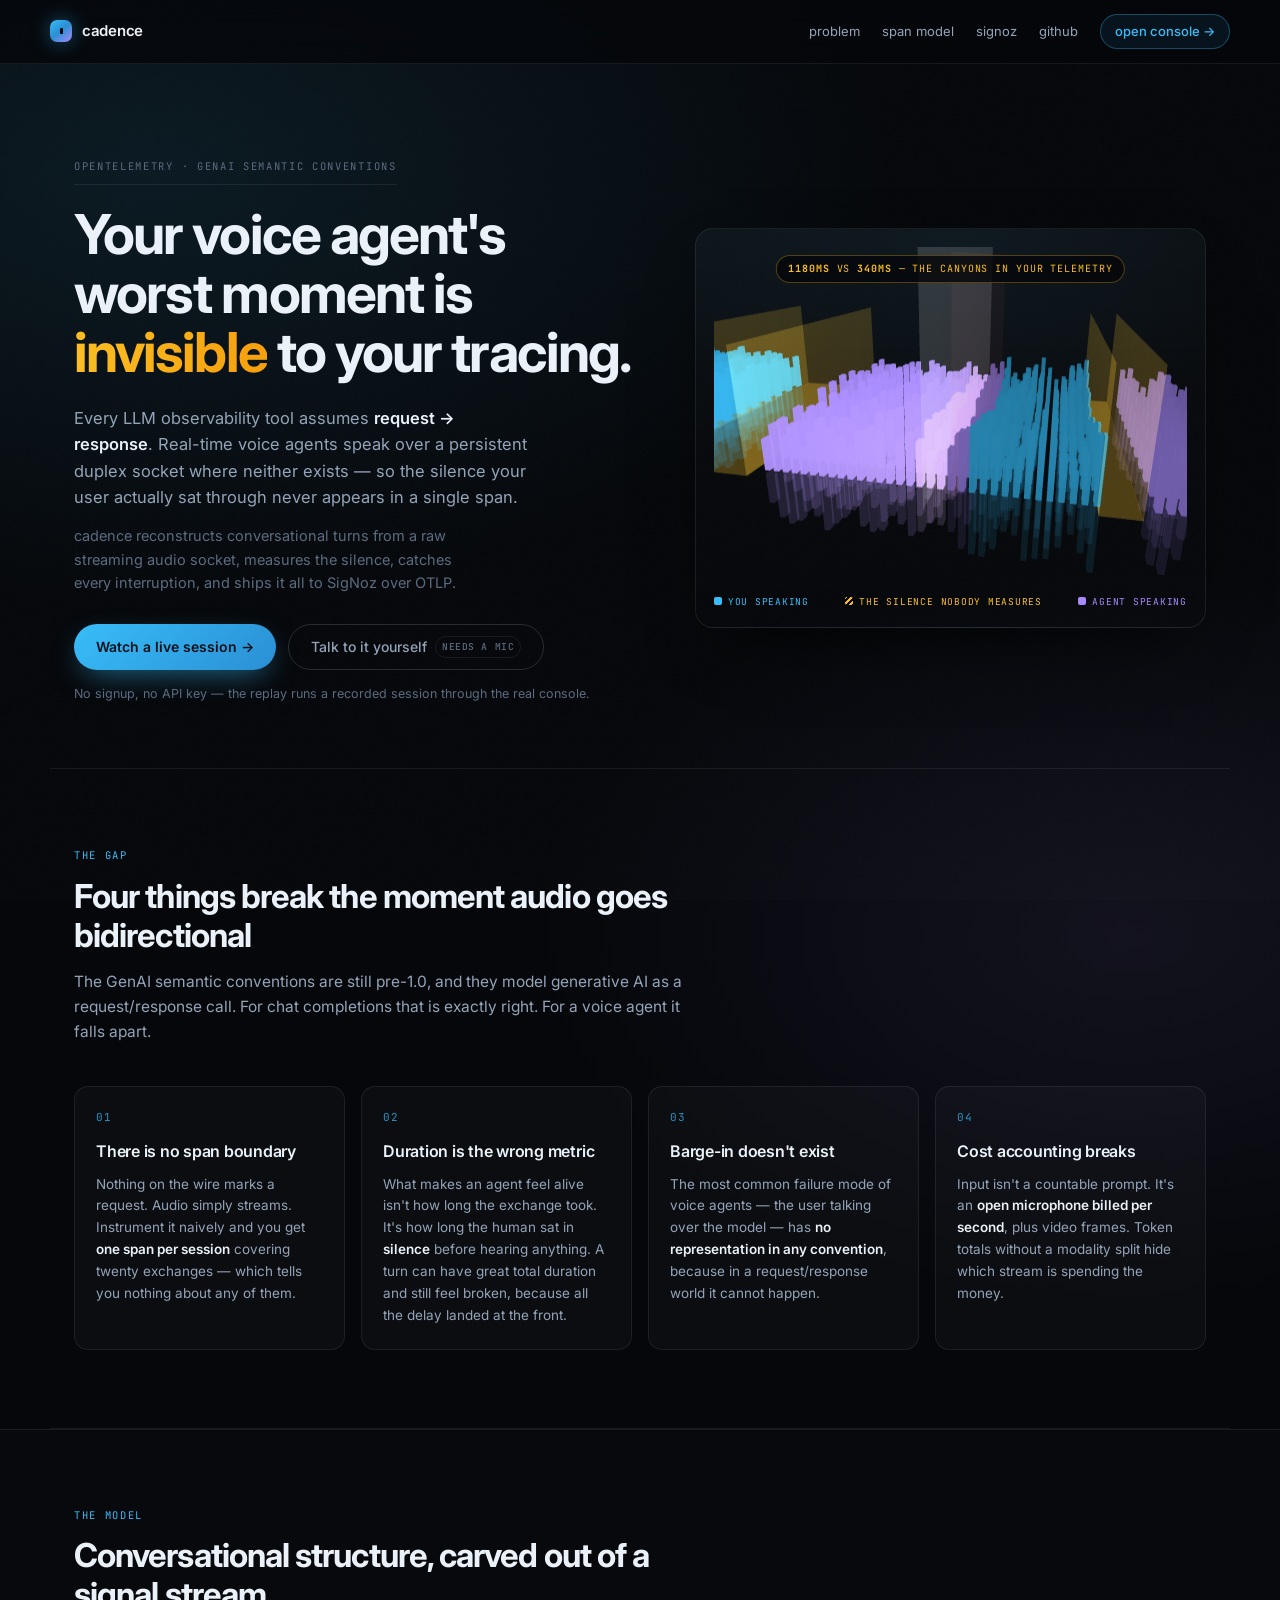
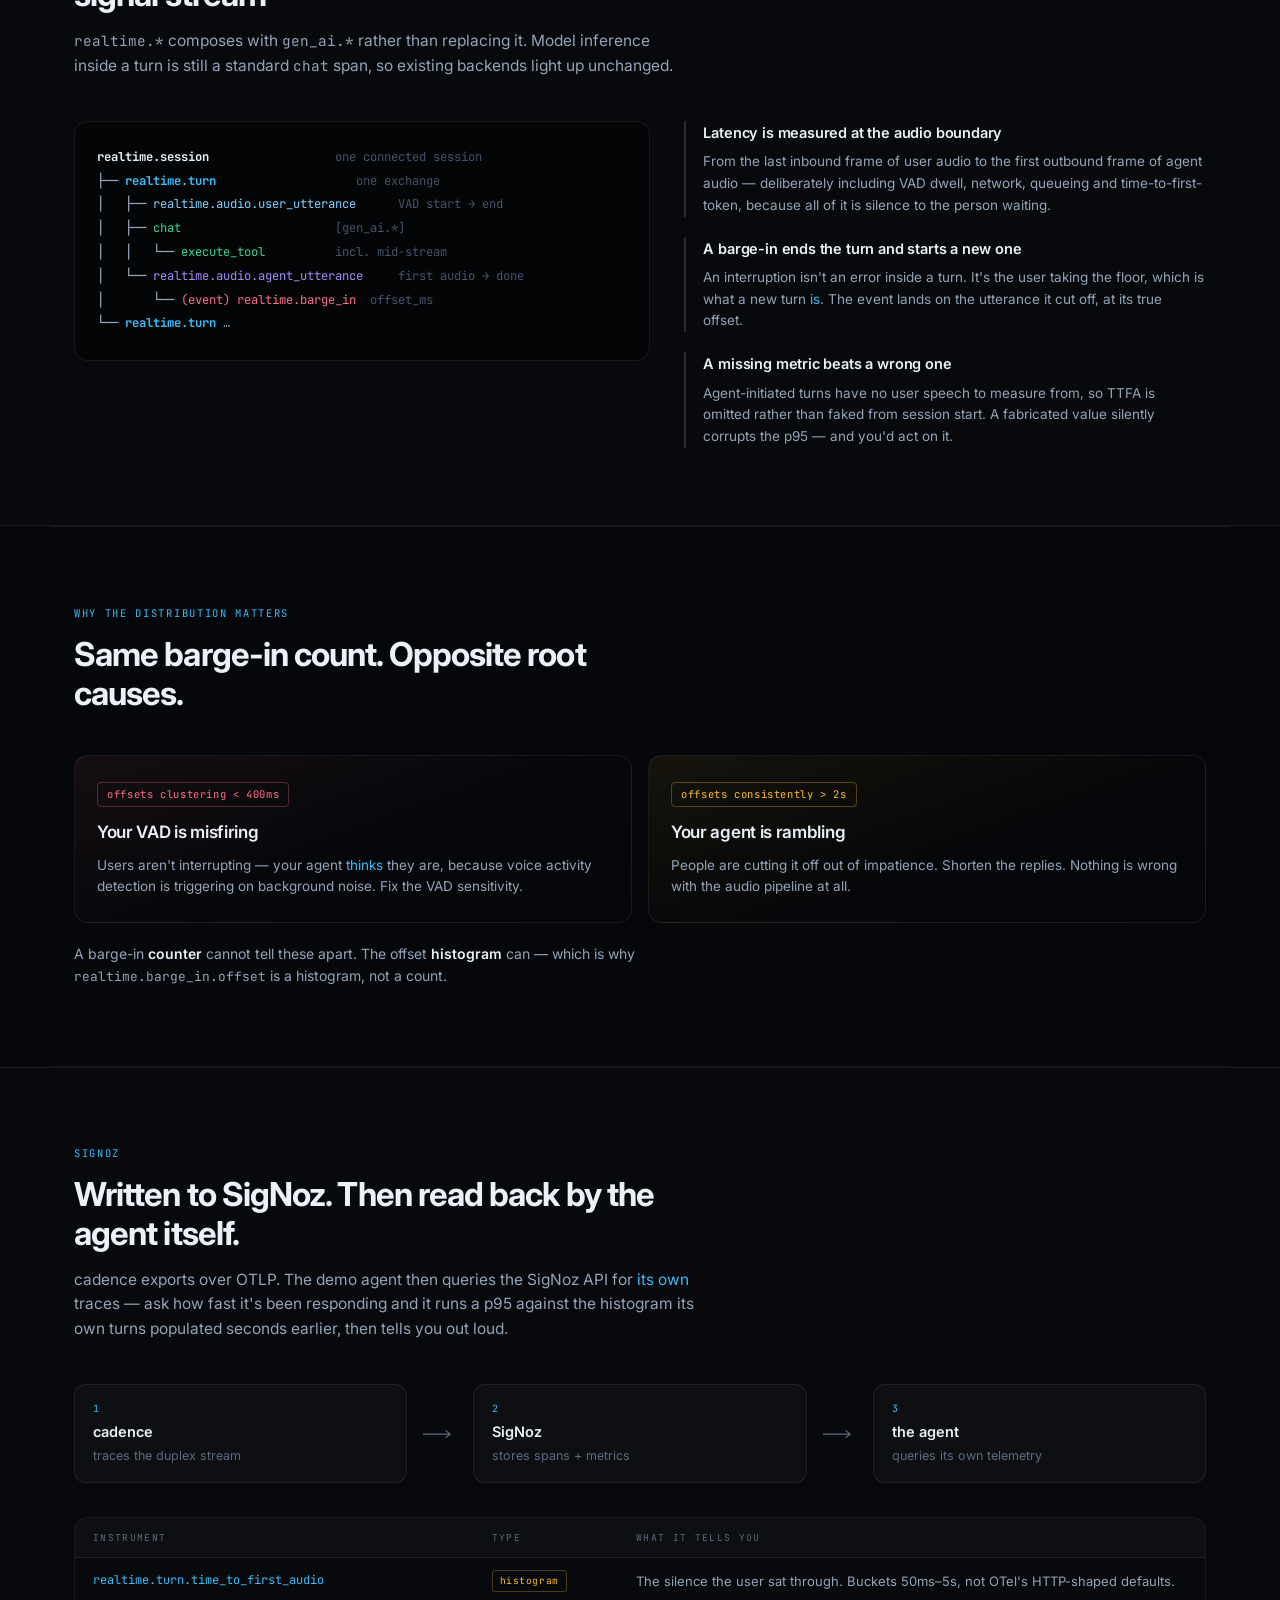
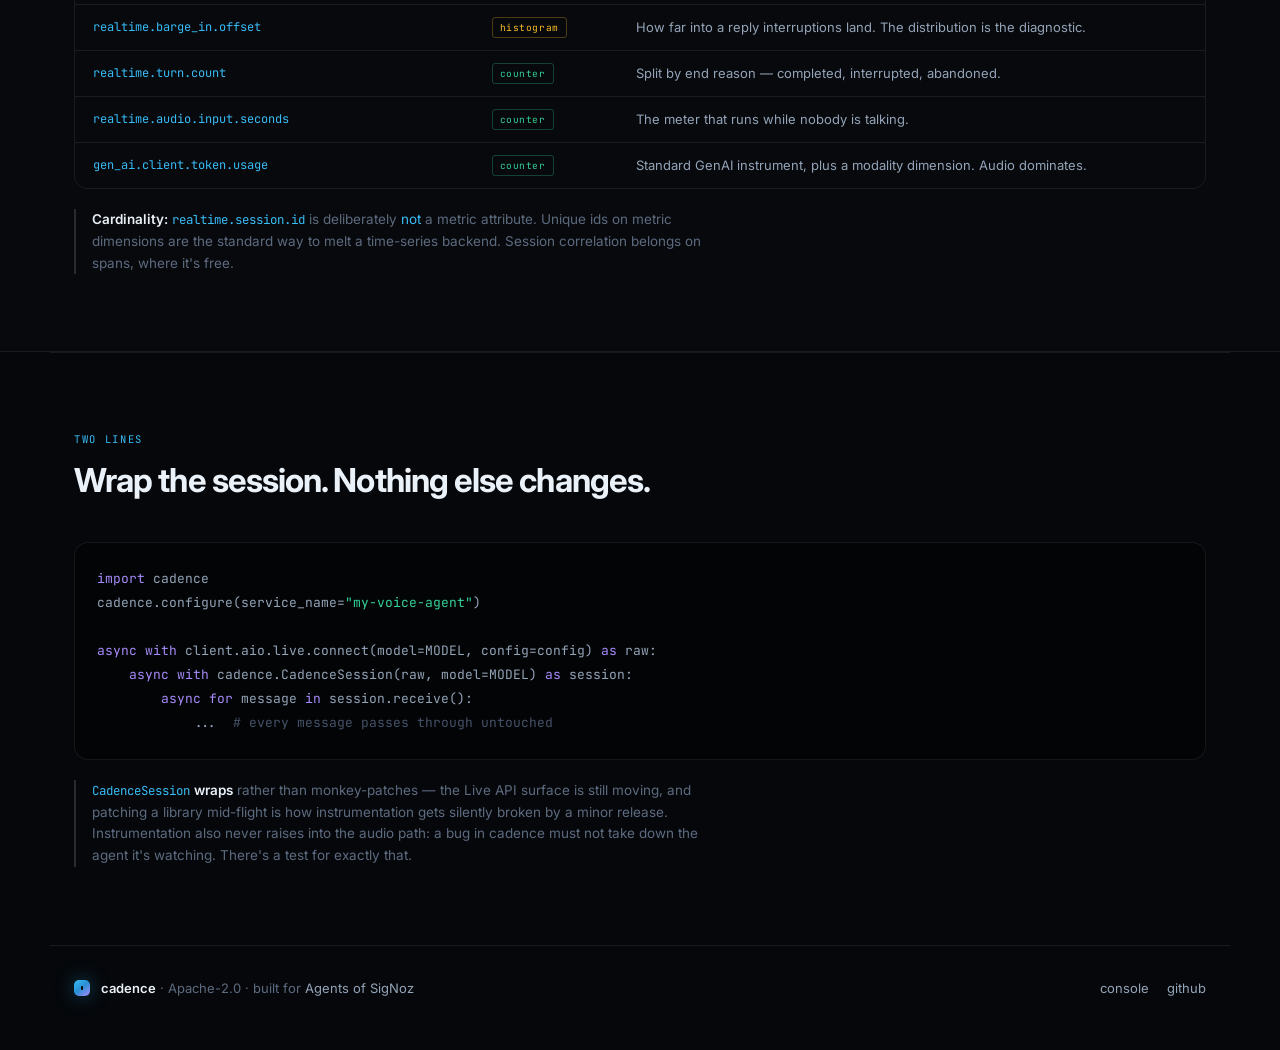
<file: index.html>
<!doctype html>
<html lang="en">
<head>
  <meta charset="utf-8" />
  <meta name="viewport" content="width=device-width, initial-scale=1" />
  <title>Cadence — observability for real-time voice agents</title>
  <meta name="description" content="Telemetry for real-time multimodal agents. Turn boundaries, time-to-first-audio, barge-in, and a Conversation SLO — traced to SigNoz over OpenTelemetry." />
  <link rel="preconnect" href="https://fonts.googleapis.com" />
  <link rel="preconnect" href="https://fonts.gstatic.com" crossorigin />
  <link href="https://fonts.googleapis.com/css2?family=Inter:wght@400;500;600;700;800&family=JetBrains+Mono:wght@400;500;700&display=swap" rel="stylesheet" />
  <link rel="stylesheet" href="static/css/landing.css" />
<script>window.__CADENCE_STATIC__ = true;</script>
</head>
<body>
<div class="grain" aria-hidden="true"></div>

<nav class="nav">
  <a class="brand" href="index.html">
    <span class="mark" aria-hidden="true"></span>
    <span class="wordmark">cadence</span>
  </a>
  <div class="nav-links">
    <a href="#problem">problem</a>
    <a href="#model">span model</a>
    <a href="#signoz">signoz</a>
    <a href="https://github.com/preethamresearch/cadence" target="_blank" rel="noopener">github</a>
    <a class="cta" href="console.html?replay=1">open console →</a>
  </div>
</nav>

<!-- ── hero ─────────────────────────────────────────────── -->
<header class="hero">
  <div class="hero-copy">
    <span class="eyebrow">OpenTelemetry · GenAI semantic conventions</span>
    <h1>Your voice agent's worst moment is <em>invisible</em> to your tracing.</h1>
    <p class="lede">
      Every LLM observability tool assumes <b>request → response</b>. Real-time
      voice agents speak over a persistent duplex socket where neither exists —
      so the silence your user actually sat through never appears in a single span.
    </p>
    <p class="sub">
      cadence reconstructs conversational turns from a raw streaming audio
      socket, measures the silence, catches every interruption, and ships it
      all to SigNoz over OTLP.
    </p>
    <div class="hero-actions">
      <!-- Replay is the primary action on purpose: a first-time visitor has no
           microphone permission granted and no API key, so "open the live
           console" is a dead end for them. The zero-setup path has to be the
           one that works on the first click. -->
      <a class="btn primary" href="console.html?replay=1">Watch a live session →</a>
      <a class="btn ghost" href="console.html?replay=1">Talk to it yourself <span class="btn-note">needs a mic</span></a>
    </div>
    <p class="no-setup">No signup, no API key — the replay runs a recorded session through the real console.</p>
  </div>

  <div class="hero-visual">
    <canvas id="hero-ribbon" aria-hidden="true"></canvas>
    <span class="canyon-label">
      <b>1180ms</b> vs <b>340ms</b> — the canyons in your telemetry
    </span>
    <div class="hero-annotations">
      <span class="ann user">you speaking</span>
      <span class="ann gap">the silence nobody measures</span>
      <span class="ann agent">agent speaking</span>
    </div>
  </div>
</header>

<!-- ── the problem ──────────────────────────────────────── -->
<section class="band" id="problem">
  <div class="band-head">
    <span class="kicker">the gap</span>
    <h2>Four things break the moment audio goes bidirectional</h2>
    <p>
      The GenAI semantic conventions are still pre-1.0, and they model
      generative AI as a request/response call. For chat completions that is
      exactly right. For a voice agent it falls apart.
    </p>
  </div>

  <div class="cards">
    <article class="card">
      <span class="card-n">01</span>
      <h3>There is no span boundary</h3>
      <p>
        Nothing on the wire marks a request. Audio simply streams. Instrument it
        naively and you get <b>one span per session</b> covering twenty
        exchanges — which tells you nothing about any of them.
      </p>
    </article>
    <article class="card">
      <span class="card-n">02</span>
      <h3>Duration is the wrong metric</h3>
      <p>
        What makes an agent feel alive isn't how long the exchange took. It's how
        long the human sat in <b>silence</b> before hearing anything. A turn can
        have great total duration and still feel broken, because all the delay
        landed at the front.
      </p>
    </article>
    <article class="card">
      <span class="card-n">03</span>
      <h3>Barge-in doesn't exist</h3>
      <p>
        The most common failure mode of voice agents — the user talking over the
        model — has <b>no representation in any convention</b>, because in a
        request/response world it cannot happen.
      </p>
    </article>
    <article class="card">
      <span class="card-n">04</span>
      <h3>Cost accounting breaks</h3>
      <p>
        Input isn't a countable prompt. It's an <b>open microphone billed per
        second</b>, plus video frames. Token totals without a modality split hide
        which stream is spending the money.
      </p>
    </article>
  </div>
</section>

<!-- ── span model ───────────────────────────────────────── -->
<section class="band alt" id="model">
  <div class="band-head">
    <span class="kicker">the model</span>
    <h2>Conversational structure, carved out of a signal stream</h2>
    <p>
      <code>realtime.*</code> composes with <code>gen_ai.*</code> rather than
      replacing it. Model inference inside a turn is still a standard
      <code>chat</code> span, so existing backends light up unchanged.
    </p>
  </div>

  <div class="model-grid">
    <pre class="tree"><span class="t-root">realtime.session</span>                  <span class="t-c">one connected session</span>
├── <span class="t-turn">realtime.turn</span>                    <span class="t-c">one exchange</span>
│   ├── <span class="t-user">realtime.audio.user_utterance</span>      <span class="t-c">VAD start → end</span>
│   ├── <span class="t-chat">chat</span>                      <span class="t-c">[gen_ai.*]</span>
│   │   └── <span class="t-chat">execute_tool</span>          <span class="t-c">incl. mid-stream</span>
│   └── <span class="t-agent">realtime.audio.agent_utterance</span>     <span class="t-c">first audio → done</span>
│       └── <span class="t-barge">(event) realtime.barge_in</span>  <span class="t-c">offset_ms</span>
└── <span class="t-turn">realtime.turn</span> …</pre>

    <div class="decisions">
      <div class="decision">
        <h4>Latency is measured at the audio boundary</h4>
        <p>
          From the last inbound frame of user audio to the first outbound frame
          of agent audio — deliberately including VAD dwell, network, queueing
          and time-to-first-token, because all of it is silence to the person
          waiting.
        </p>
      </div>
      <div class="decision">
        <h4>A barge-in ends the turn and starts a new one</h4>
        <p>
          An interruption isn't an error inside a turn. It's the user taking the
          floor, which is what a new turn <em>is</em>. The event lands on the
          utterance it cut off, at its true offset.
        </p>
      </div>
      <div class="decision">
        <h4>A missing metric beats a wrong one</h4>
        <p>
          Agent-initiated turns have no user speech to measure from, so TTFA is
          omitted rather than faked from session start. A fabricated value
          silently corrupts the p95 — and you'd act on it.
        </p>
      </div>
    </div>
  </div>
</section>

<!-- ── diagnostic ───────────────────────────────────────── -->
<section class="band" id="diagnostic">
  <div class="band-head">
    <span class="kicker">why the distribution matters</span>
    <h2>Same barge-in count. Opposite root causes.</h2>
  </div>
  <div class="split">
    <div class="split-half low">
      <span class="split-tag">offsets clustering &lt; 400ms</span>
      <h3>Your VAD is misfiring</h3>
      <p>
        Users aren't interrupting — your agent <em>thinks</em> they are, because
        voice activity detection is triggering on background noise. Fix the VAD
        sensitivity.
      </p>
    </div>
    <div class="split-half high">
      <span class="split-tag">offsets consistently &gt; 2s</span>
      <h3>Your agent is rambling</h3>
      <p>
        People are cutting it off out of impatience. Shorten the replies. Nothing
        is wrong with the audio pipeline at all.
      </p>
    </div>
  </div>
  <p class="split-note">
    A barge-in <b>counter</b> cannot tell these apart. The offset
    <b>histogram</b> can — which is why <code>realtime.barge_in.offset</code> is a
    histogram, not a count.
  </p>
</section>

<!-- ── signoz ───────────────────────────────────────────── -->
<section class="band alt" id="signoz">
  <div class="band-head">
    <span class="kicker">signoz</span>
    <h2>Written to SigNoz. Then read back by the agent itself.</h2>
    <p>
      cadence exports over OTLP. The demo agent then queries the SigNoz API for
      <em>its own</em> traces — ask how fast it's been responding and it runs a
      p95 against the histogram its own turns populated seconds earlier, then
      tells you out loud.
    </p>
  </div>

  <div class="loop">
    <div class="loop-step"><span class="loop-n">1</span><b>cadence</b><span>traces the duplex stream</span></div>
    <svg class="loop-arrow" viewBox="0 0 40 12" aria-hidden="true"><path d="M0 6h32m0 0-5-4m5 4-5 4" stroke="currentColor" stroke-width="1.3" fill="none" stroke-linecap="round"/></svg>
    <div class="loop-step"><span class="loop-n">2</span><b>SigNoz</b><span>stores spans + metrics</span></div>
    <svg class="loop-arrow" viewBox="0 0 40 12" aria-hidden="true"><path d="M0 6h32m0 0-5-4m5 4-5 4" stroke="currentColor" stroke-width="1.3" fill="none" stroke-linecap="round"/></svg>
    <div class="loop-step"><span class="loop-n">3</span><b>the agent</b><span>queries its own telemetry</span></div>
  </div>

  <div class="metric-table">
    <div class="mt-head"><span>instrument</span><span>type</span><span>what it tells you</span></div>
    <div class="mt-row"><code>realtime.turn.time_to_first_audio</code><span class="mt-t hist">histogram</span><span>The silence the user sat through. Buckets 50ms–5s, not OTel's HTTP-shaped defaults.</span></div>
    <div class="mt-row"><code>realtime.barge_in.offset</code><span class="mt-t hist">histogram</span><span>How far into a reply interruptions land. The distribution is the diagnostic.</span></div>
    <div class="mt-row"><code>realtime.turn.count</code><span class="mt-t ctr">counter</span><span>Split by end reason — completed, interrupted, abandoned.</span></div>
    <div class="mt-row"><code>realtime.audio.input.seconds</code><span class="mt-t ctr">counter</span><span>The meter that runs while nobody is talking.</span></div>
    <div class="mt-row"><code>gen_ai.client.token.usage</code><span class="mt-t ctr">counter</span><span>Standard GenAI instrument, plus a modality dimension. Audio dominates.</span></div>
  </div>

  <p class="note">
    <b>Cardinality:</b> <code>realtime.session.id</code> is deliberately <em>not</em>
    a metric attribute. Unique ids on metric dimensions are the standard way to
    melt a time-series backend. Session correlation belongs on spans, where it's free.
  </p>
</section>

<!-- ── quickstart ───────────────────────────────────────── -->
<section class="band" id="start">
  <div class="band-head">
    <span class="kicker">two lines</span>
    <h2>Wrap the session. Nothing else changes.</h2>
  </div>
  <pre class="code"><span class="c-k">import</span> cadence
cadence.configure(service_name=<span class="c-s">"my-voice-agent"</span>)

<span class="c-k">async with</span> client.aio.live.connect(model=MODEL, config=config) <span class="c-k">as</span> raw:
    <span class="c-k">async with</span> cadence.CadenceSession(raw, model=MODEL) <span class="c-k">as</span> session:
        <span class="c-k">async for</span> message <span class="c-k">in</span> session.receive():
            ...  <span class="c-c"># every message passes through untouched</span></pre>
  <p class="note">
    <code>CadenceSession</code> <b>wraps</b> rather than monkey-patches — the
    Live API surface is still moving, and patching a library mid-flight is how
    instrumentation gets silently broken by a minor release. Instrumentation
    also never raises into the audio path: a bug in cadence must not take down
    the agent it's watching. There's a test for exactly that.
  </p>
</section>

<footer class="foot">
  <div>
    <span class="mark small" aria-hidden="true"></span>
    <b>cadence</b> · Apache-2.0 ·
    built for <a href="https://www.wemakedevs.org/hackathons/signoz" target="_blank" rel="noopener">Agents of SigNoz</a>
  </div>
  <div class="foot-links">
    <a href="console.html?replay=1">console</a>
    <a href="https://github.com/preethamresearch/cadence" target="_blank" rel="noopener">github</a>
  </div>
</footer>

<script type="module" src="static/js/landing.js"></script>
</body>
</html>
</file>
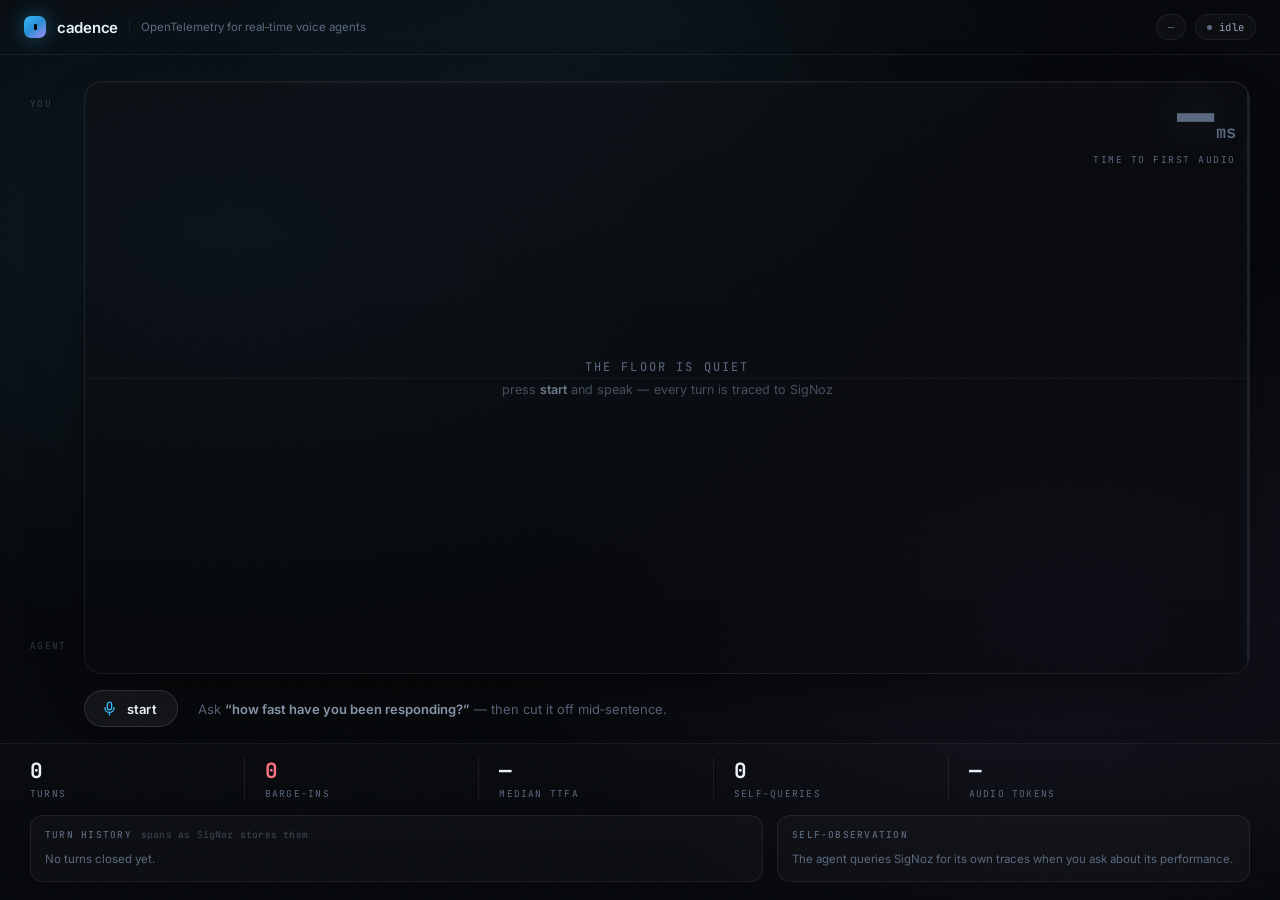
<file: app/static/index.html>
<!doctype html>
<html lang="en" data-state="idle" data-floor="idle">
<head>
  <meta charset="utf-8" />
  <meta name="viewport" content="width=device-width, initial-scale=1" />
  <title>Cadence — observability for real-time voice agents</title>
  <link rel="preconnect" href="https://fonts.googleapis.com" />
  <link rel="preconnect" href="https://fonts.gstatic.com" crossorigin />
  <link href="https://fonts.googleapis.com/css2?family=Inter:wght@400;500;600;700&family=JetBrains+Mono:wght@400;500;700;800&display=swap" rel="stylesheet" />
  <link rel="stylesheet" href="/static/css/console.css" />
</head>
<body>
<div class="grain" aria-hidden="true"></div>

<header class="bar">
  <div class="brand">
    <span class="mark" aria-hidden="true"></span>
    <span class="wordmark">cadence</span>
    <span class="tagline">OpenTelemetry for real&#8209;time voice agents</span>
  </div>
  <div class="bar-right">
    <span class="chip model" id="model-chip">—</span>
    <span class="chip state" id="state-chip">
      <i class="dot"></i><span id="state-label">idle</span>
    </span>
    <a class="chip link" id="trace-link" href="#" target="_blank" rel="noopener" hidden>
      trace in SigNoz
      <svg width="10" height="10" viewBox="0 0 12 12" fill="none" aria-hidden="true">
        <path d="M4.5 2.5h5v5M9.5 2.5L2.5 9.5" stroke="currentColor" stroke-width="1.5"
              stroke-linecap="round" stroke-linejoin="round"/>
      </svg>
    </a>
  </div>
</header>

<main class="deck">

  <!-- ── the live ribbon ──────────────────────────────────── -->
  <section class="ribbon-stage">
    <div class="ribbon-rail">
      <span class="rail-label" data-role="user">you</span>
      <span class="rail-label" data-role="agent">agent</span>
    </div>

    <div class="ribbon-wrap">
      <canvas id="ribbon" aria-hidden="true"></canvas>
      <div class="ribbon-idle" id="ribbon-idle">
        <p>the floor is quiet</p>
        <span>press <b>start</b> and speak — every turn is traced to SigNoz</span>
      </div>
    </div>

    <!-- the live gap counter, overlaid on the ribbon -->
    <div class="gap-readout" id="gap-readout" data-grade="none">
      <span class="gap-value" id="gap-value">—</span>
      <span class="gap-unit">ms</span>
      <span class="gap-caption" id="gap-caption">time to first audio</span>
    </div>
  </section>

  <!-- ── caption + control ────────────────────────────────── -->
  <section class="floorline">
    <button class="control" id="mic-button">
      <span class="control-ring" aria-hidden="true"></span>
      <span class="control-icon" aria-hidden="true">
        <svg width="17" height="17" viewBox="0 0 24 24" fill="none">
          <rect x="9" y="3" width="6" height="11" rx="3" stroke="currentColor" stroke-width="1.9"/>
          <path d="M5.5 11a6.5 6.5 0 0 0 13 0M12 17.5V21" stroke="currentColor"
                stroke-width="1.9" stroke-linecap="round"/>
        </svg>
      </span>
      <span id="mic-label">start</span>
    </button>

    <div class="caption" id="caption" aria-live="polite">
      <p class="caption-hint" id="caption-hint">
        Ask <b>“how fast have you been responding?”</b> — then cut it off mid&#8209;sentence.
      </p>
    </div>
  </section>

  <!-- ── HUD ──────────────────────────────────────────────── -->
  <section class="hud">
    <div class="hud-stats">
      <div class="hstat"><span class="hv" id="stat-turns">0</span><span class="hl">turns</span></div>
      <div class="hstat"><span class="hv barge" id="stat-barge">0</span><span class="hl">barge-ins</span></div>
      <div class="hstat"><span class="hv" id="stat-p50">—</span><span class="hl">median ttfa</span></div>
      <div class="hstat"><span class="hv" id="stat-tools">0</span><span class="hl">self-queries</span></div>
      <div class="hstat wide">
        <span class="hv" id="stat-tokens">—</span><span class="hl" id="stat-tokens-label">audio tokens</span>
      </div>
    </div>

    <div class="hud-panels">
      <div class="hpanel">
        <h2>turn history <span class="hint">spans as SigNoz stores them</span></h2>
        <div class="waterfall" id="waterfall">
          <p class="empty">No turns closed yet.</p>
        </div>
      </div>

      <div class="hpanel narrow">
        <h2>self-observation</h2>
        <ul class="tool-log" id="tool-log">
          <li class="empty">The agent queries SigNoz for its own traces when you ask about its performance.</li>
        </ul>
      </div>
    </div>
  </section>
</main>

<div class="toast" id="toast" role="alert" hidden></div>

<script type="module" src="/static/js/app.js"></script>
</body>
</html>
</file>
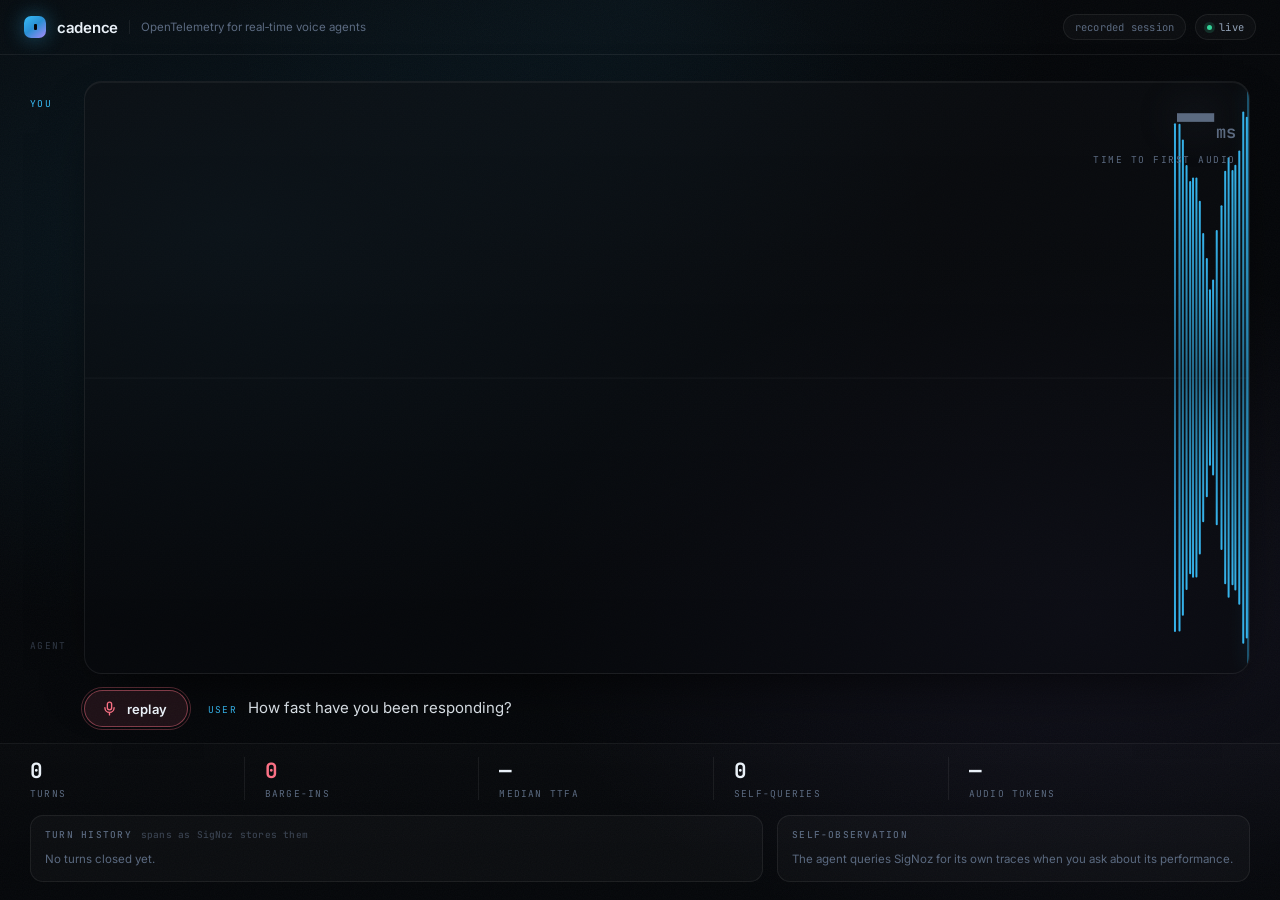
<file: console.html>
<!doctype html>
<html lang="en" data-state="idle" data-floor="idle">
<head>
  <meta charset="utf-8" />
  <meta name="viewport" content="width=device-width, initial-scale=1" />
  <title>Cadence — observability for real-time voice agents</title>
  <link rel="preconnect" href="https://fonts.googleapis.com" />
  <link rel="preconnect" href="https://fonts.gstatic.com" crossorigin />
  <link href="https://fonts.googleapis.com/css2?family=Inter:wght@400;500;600;700&family=JetBrains+Mono:wght@400;500;700;800&display=swap" rel="stylesheet" />
  <link rel="stylesheet" href="static/css/console.css" />
<script>window.__CADENCE_STATIC__ = true;</script>
</head>
<body>
<div class="grain" aria-hidden="true"></div>

<header class="bar">
  <div class="brand">
    <span class="mark" aria-hidden="true"></span>
    <span class="wordmark">cadence</span>
    <span class="tagline">OpenTelemetry for real&#8209;time voice agents</span>
  </div>
  <div class="bar-right">
    <span class="chip model" id="model-chip">—</span>
    <span class="chip state" id="state-chip">
      <i class="dot"></i><span id="state-label">idle</span>
    </span>
    <a class="chip link" id="trace-link" href="#" target="_blank" rel="noopener" hidden>
      trace in SigNoz
      <svg width="10" height="10" viewBox="0 0 12 12" fill="none" aria-hidden="true">
        <path d="M4.5 2.5h5v5M9.5 2.5L2.5 9.5" stroke="currentColor" stroke-width="1.5"
              stroke-linecap="round" stroke-linejoin="round"/>
      </svg>
    </a>
  </div>
</header>

<main class="deck">

  <!-- ── the live ribbon ──────────────────────────────────── -->
  <section class="ribbon-stage">
    <div class="ribbon-rail">
      <span class="rail-label" data-role="user">you</span>
      <span class="rail-label" data-role="agent">agent</span>
    </div>

    <div class="ribbon-wrap">
      <canvas id="ribbon" aria-hidden="true"></canvas>
      <div class="ribbon-idle" id="ribbon-idle">
        <p>the floor is quiet</p>
        <span>press <b>start</b> and speak — every turn is traced to SigNoz</span>
      </div>
    </div>

    <!-- the live gap counter, overlaid on the ribbon -->
    <div class="gap-readout" id="gap-readout" data-grade="none">
      <span class="gap-value" id="gap-value">—</span>
      <span class="gap-unit">ms</span>
      <span class="gap-caption" id="gap-caption">time to first audio</span>
    </div>
  </section>

  <!-- ── caption + control ────────────────────────────────── -->
  <section class="floorline">
    <button class="control" id="mic-button">
      <span class="control-ring" aria-hidden="true"></span>
      <span class="control-icon" aria-hidden="true">
        <svg width="17" height="17" viewBox="0 0 24 24" fill="none">
          <rect x="9" y="3" width="6" height="11" rx="3" stroke="currentColor" stroke-width="1.9"/>
          <path d="M5.5 11a6.5 6.5 0 0 0 13 0M12 17.5V21" stroke="currentColor"
                stroke-width="1.9" stroke-linecap="round"/>
        </svg>
      </span>
      <span id="mic-label">start</span>
    </button>

    <div class="caption" id="caption" aria-live="polite">
      <p class="caption-hint" id="caption-hint">
        Ask <b>“how fast have you been responding?”</b> — then cut it off mid&#8209;sentence.
      </p>
    </div>
  </section>

  <!-- ── HUD ──────────────────────────────────────────────── -->
  <section class="hud">
    <div class="hud-stats">
      <div class="hstat"><span class="hv" id="stat-turns">0</span><span class="hl">turns</span></div>
      <div class="hstat"><span class="hv barge" id="stat-barge">0</span><span class="hl">barge-ins</span></div>
      <div class="hstat"><span class="hv" id="stat-p50">—</span><span class="hl">median ttfa</span></div>
      <div class="hstat"><span class="hv" id="stat-tools">0</span><span class="hl">self-queries</span></div>
      <div class="hstat wide">
        <span class="hv" id="stat-tokens">—</span><span class="hl" id="stat-tokens-label">audio tokens</span>
      </div>
    </div>

    <div class="hud-panels">
      <div class="hpanel">
        <h2>turn history <span class="hint">spans as SigNoz stores them</span></h2>
        <div class="waterfall" id="waterfall">
          <p class="empty">No turns closed yet.</p>
        </div>
      </div>

      <div class="hpanel narrow">
        <h2>self-observation</h2>
        <ul class="tool-log" id="tool-log">
          <li class="empty">The agent queries SigNoz for its own traces when you ask about its performance.</li>
        </ul>
      </div>
    </div>
  </section>
</main>

<div class="toast" id="toast" role="alert" hidden></div>

<script type="module" src="static/js/app.js"></script>
</body>
</html>
</file>
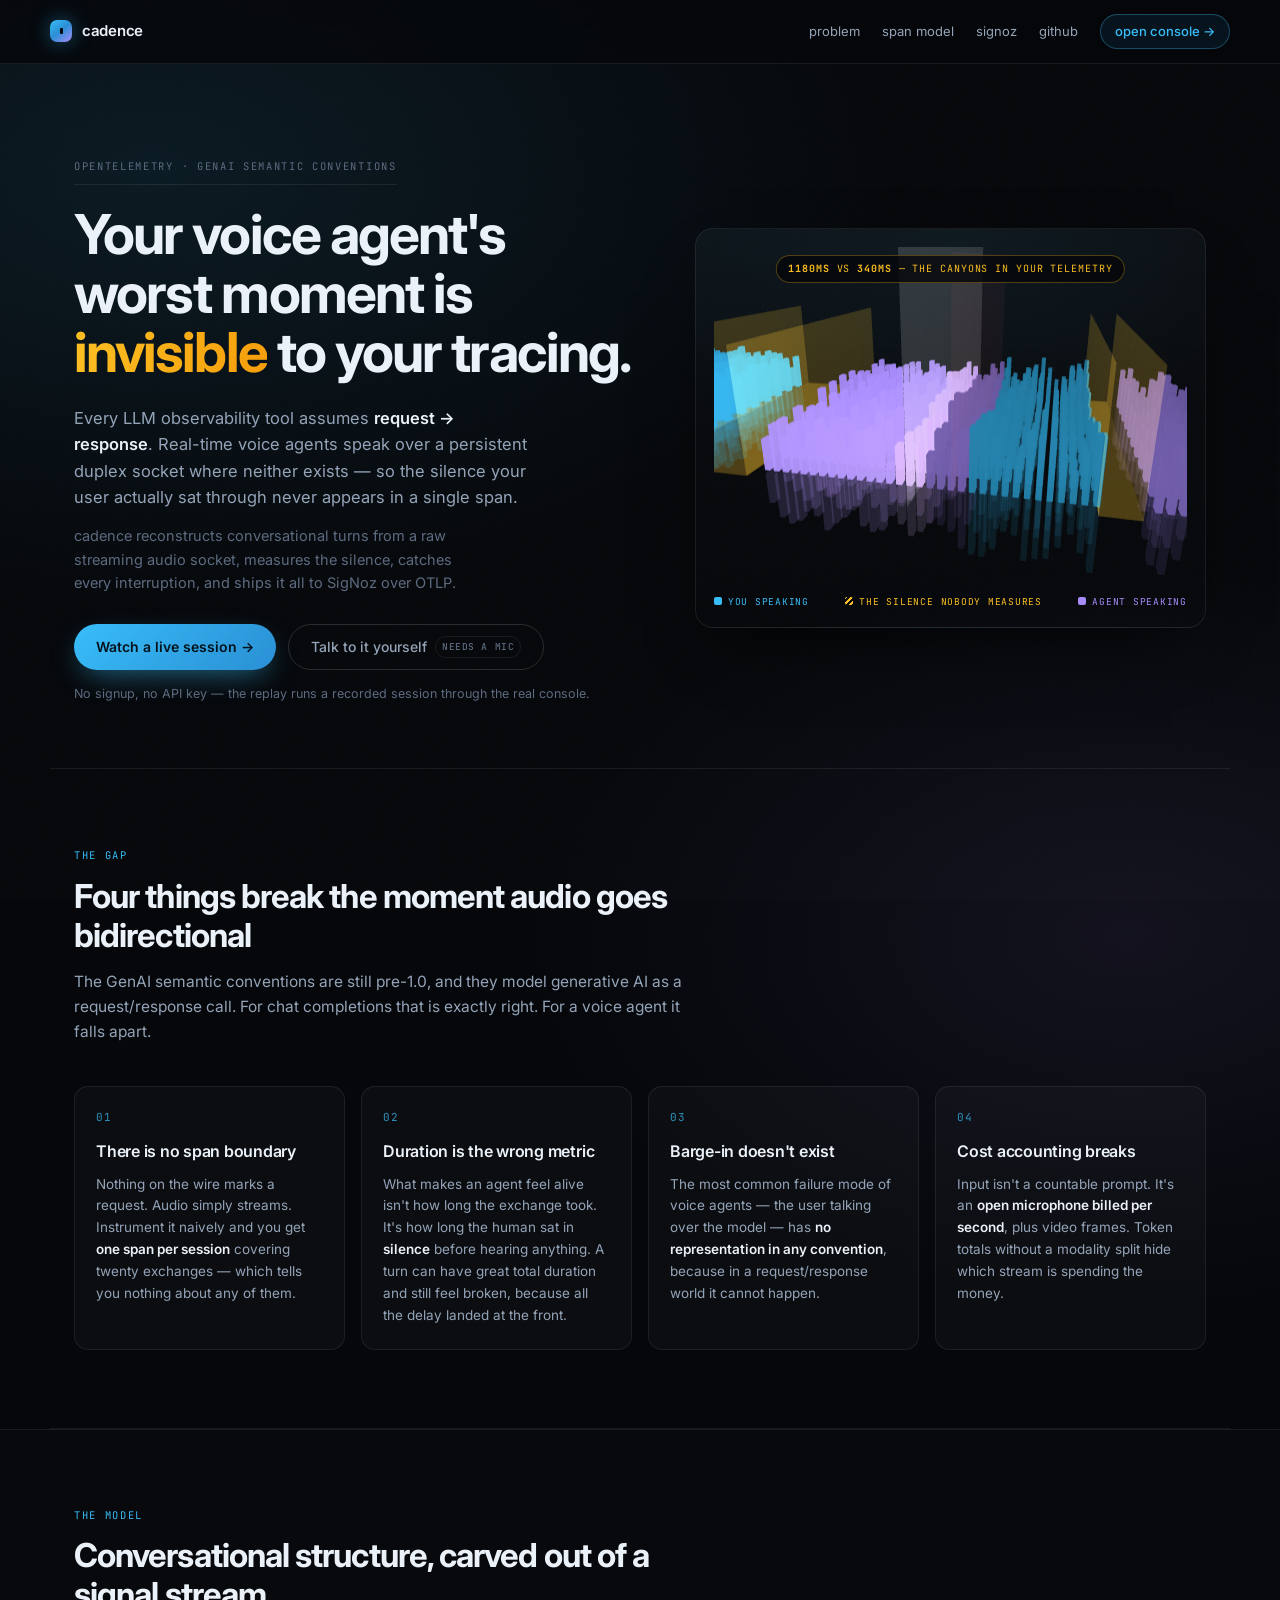
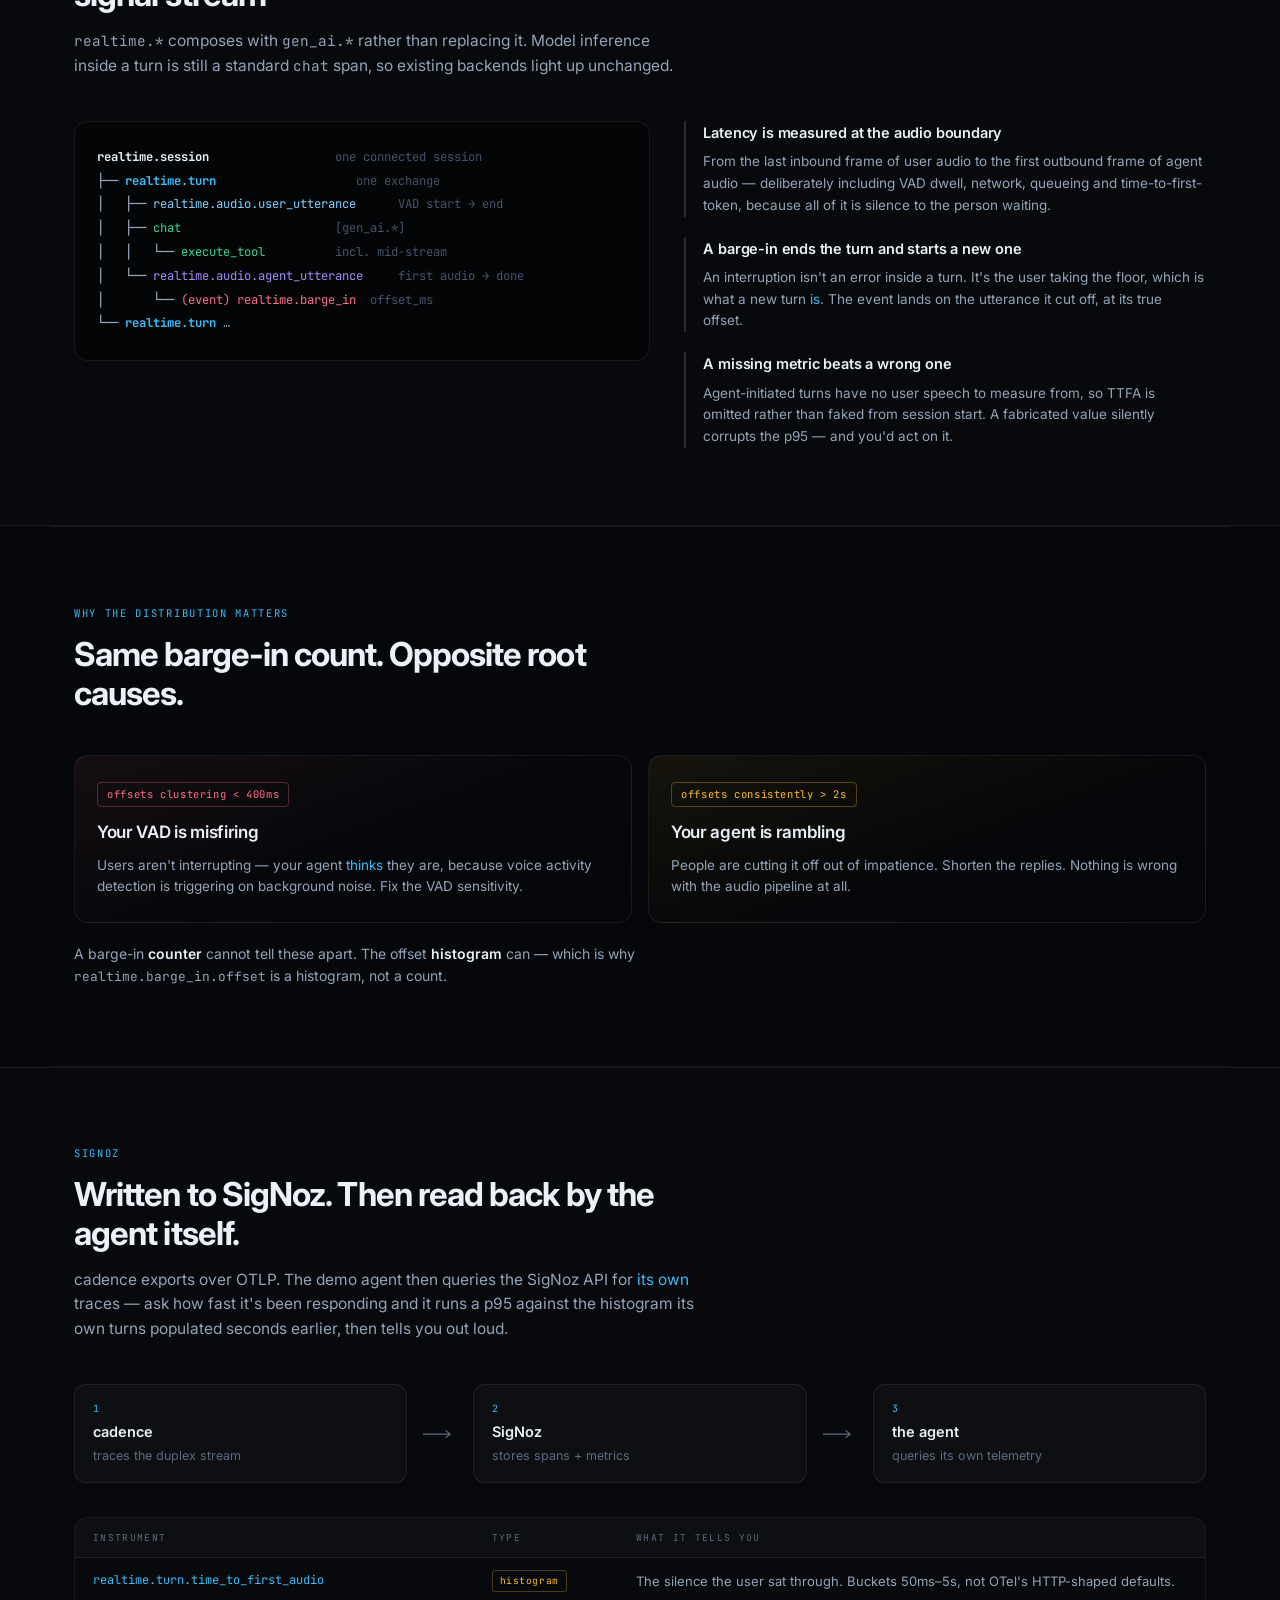
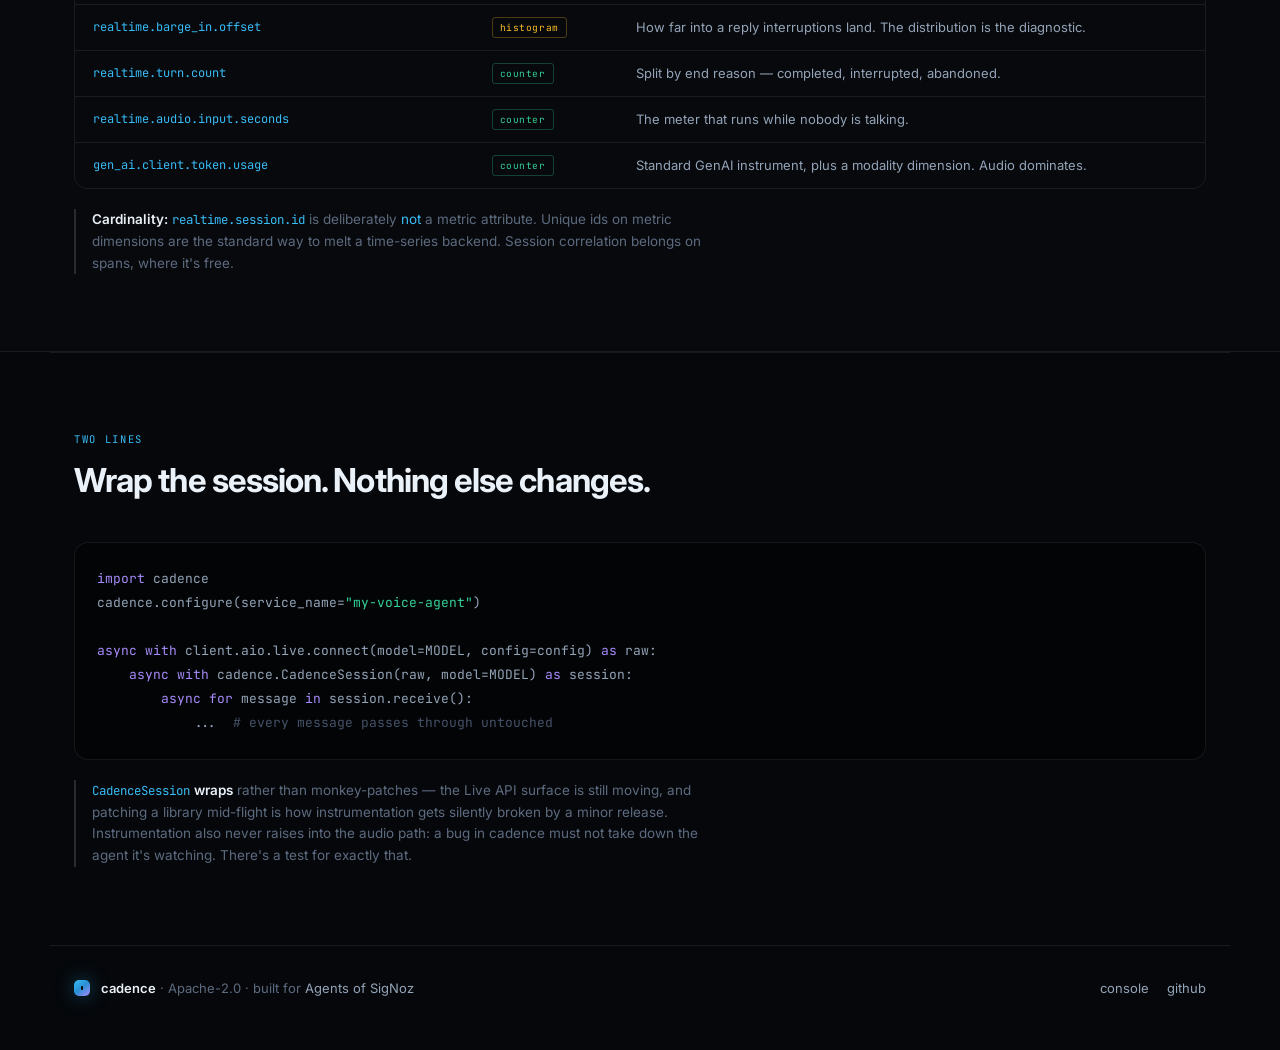
<file: app/static/landing.html>
<!doctype html>
<html lang="en">
<head>
  <meta charset="utf-8" />
  <meta name="viewport" content="width=device-width, initial-scale=1" />
  <title>Cadence — observability for real-time voice agents</title>
  <meta name="description" content="Telemetry for real-time multimodal agents. Turn boundaries, time-to-first-audio, barge-in, and a Conversation SLO — traced to SigNoz over OpenTelemetry." />
  <link rel="preconnect" href="https://fonts.googleapis.com" />
  <link rel="preconnect" href="https://fonts.gstatic.com" crossorigin />
  <link href="https://fonts.googleapis.com/css2?family=Inter:wght@400;500;600;700;800&family=JetBrains+Mono:wght@400;500;700&display=swap" rel="stylesheet" />
  <link rel="stylesheet" href="/static/css/landing.css" />
</head>
<body>
<div class="grain" aria-hidden="true"></div>

<nav class="nav">
  <a class="brand" href="/">
    <span class="mark" aria-hidden="true"></span>
    <span class="wordmark">cadence</span>
  </a>
  <div class="nav-links">
    <a href="#problem">problem</a>
    <a href="#model">span model</a>
    <a href="#signoz">signoz</a>
    <a href="https://github.com/preethamresearch/cadence" target="_blank" rel="noopener">github</a>
    <a class="cta" href="/console">open console →</a>
  </div>
</nav>

<!-- ── hero ─────────────────────────────────────────────── -->
<header class="hero">
  <div class="hero-copy">
    <span class="eyebrow">OpenTelemetry · GenAI semantic conventions</span>
    <h1>Your voice agent's worst moment is <em>invisible</em> to your tracing.</h1>
    <p class="lede">
      Every LLM observability tool assumes <b>request → response</b>. Real-time
      voice agents speak over a persistent duplex socket where neither exists —
      so the silence your user actually sat through never appears in a single span.
    </p>
    <p class="sub">
      cadence reconstructs conversational turns from a raw streaming audio
      socket, measures the silence, catches every interruption, and ships it
      all to SigNoz over OTLP.
    </p>
    <div class="hero-actions">
      <!-- Replay is the primary action on purpose: a first-time visitor has no
           microphone permission granted and no API key, so "open the live
           console" is a dead end for them. The zero-setup path has to be the
           one that works on the first click. -->
      <a class="btn primary" href="/console?replay=1">Watch a live session →</a>
      <a class="btn ghost" href="/console">Talk to it yourself <span class="btn-note">needs a mic</span></a>
    </div>
    <p class="no-setup">No signup, no API key — the replay runs a recorded session through the real console.</p>
  </div>

  <div class="hero-visual">
    <canvas id="hero-ribbon" aria-hidden="true"></canvas>
    <span class="canyon-label">
      <b>1180ms</b> vs <b>340ms</b> — the canyons in your telemetry
    </span>
    <div class="hero-annotations">
      <span class="ann user">you speaking</span>
      <span class="ann gap">the silence nobody measures</span>
      <span class="ann agent">agent speaking</span>
    </div>
  </div>
</header>

<!-- ── the problem ──────────────────────────────────────── -->
<section class="band" id="problem">
  <div class="band-head">
    <span class="kicker">the gap</span>
    <h2>Four things break the moment audio goes bidirectional</h2>
    <p>
      The GenAI semantic conventions are still pre-1.0, and they model
      generative AI as a request/response call. For chat completions that is
      exactly right. For a voice agent it falls apart.
    </p>
  </div>

  <div class="cards">
    <article class="card">
      <span class="card-n">01</span>
      <h3>There is no span boundary</h3>
      <p>
        Nothing on the wire marks a request. Audio simply streams. Instrument it
        naively and you get <b>one span per session</b> covering twenty
        exchanges — which tells you nothing about any of them.
      </p>
    </article>
    <article class="card">
      <span class="card-n">02</span>
      <h3>Duration is the wrong metric</h3>
      <p>
        What makes an agent feel alive isn't how long the exchange took. It's how
        long the human sat in <b>silence</b> before hearing anything. A turn can
        have great total duration and still feel broken, because all the delay
        landed at the front.
      </p>
    </article>
    <article class="card">
      <span class="card-n">03</span>
      <h3>Barge-in doesn't exist</h3>
      <p>
        The most common failure mode of voice agents — the user talking over the
        model — has <b>no representation in any convention</b>, because in a
        request/response world it cannot happen.
      </p>
    </article>
    <article class="card">
      <span class="card-n">04</span>
      <h3>Cost accounting breaks</h3>
      <p>
        Input isn't a countable prompt. It's an <b>open microphone billed per
        second</b>, plus video frames. Token totals without a modality split hide
        which stream is spending the money.
      </p>
    </article>
  </div>
</section>

<!-- ── span model ───────────────────────────────────────── -->
<section class="band alt" id="model">
  <div class="band-head">
    <span class="kicker">the model</span>
    <h2>Conversational structure, carved out of a signal stream</h2>
    <p>
      <code>realtime.*</code> composes with <code>gen_ai.*</code> rather than
      replacing it. Model inference inside a turn is still a standard
      <code>chat</code> span, so existing backends light up unchanged.
    </p>
  </div>

  <div class="model-grid">
    <pre class="tree"><span class="t-root">realtime.session</span>                  <span class="t-c">one connected session</span>
├── <span class="t-turn">realtime.turn</span>                    <span class="t-c">one exchange</span>
│   ├── <span class="t-user">realtime.audio.user_utterance</span>      <span class="t-c">VAD start → end</span>
│   ├── <span class="t-chat">chat</span>                      <span class="t-c">[gen_ai.*]</span>
│   │   └── <span class="t-chat">execute_tool</span>          <span class="t-c">incl. mid-stream</span>
│   └── <span class="t-agent">realtime.audio.agent_utterance</span>     <span class="t-c">first audio → done</span>
│       └── <span class="t-barge">(event) realtime.barge_in</span>  <span class="t-c">offset_ms</span>
└── <span class="t-turn">realtime.turn</span> …</pre>

    <div class="decisions">
      <div class="decision">
        <h4>Latency is measured at the audio boundary</h4>
        <p>
          From the last inbound frame of user audio to the first outbound frame
          of agent audio — deliberately including VAD dwell, network, queueing
          and time-to-first-token, because all of it is silence to the person
          waiting.
        </p>
      </div>
      <div class="decision">
        <h4>A barge-in ends the turn and starts a new one</h4>
        <p>
          An interruption isn't an error inside a turn. It's the user taking the
          floor, which is what a new turn <em>is</em>. The event lands on the
          utterance it cut off, at its true offset.
        </p>
      </div>
      <div class="decision">
        <h4>A missing metric beats a wrong one</h4>
        <p>
          Agent-initiated turns have no user speech to measure from, so TTFA is
          omitted rather than faked from session start. A fabricated value
          silently corrupts the p95 — and you'd act on it.
        </p>
      </div>
    </div>
  </div>
</section>

<!-- ── diagnostic ───────────────────────────────────────── -->
<section class="band" id="diagnostic">
  <div class="band-head">
    <span class="kicker">why the distribution matters</span>
    <h2>Same barge-in count. Opposite root causes.</h2>
  </div>
  <div class="split">
    <div class="split-half low">
      <span class="split-tag">offsets clustering &lt; 400ms</span>
      <h3>Your VAD is misfiring</h3>
      <p>
        Users aren't interrupting — your agent <em>thinks</em> they are, because
        voice activity detection is triggering on background noise. Fix the VAD
        sensitivity.
      </p>
    </div>
    <div class="split-half high">
      <span class="split-tag">offsets consistently &gt; 2s</span>
      <h3>Your agent is rambling</h3>
      <p>
        People are cutting it off out of impatience. Shorten the replies. Nothing
        is wrong with the audio pipeline at all.
      </p>
    </div>
  </div>
  <p class="split-note">
    A barge-in <b>counter</b> cannot tell these apart. The offset
    <b>histogram</b> can — which is why <code>realtime.barge_in.offset</code> is a
    histogram, not a count.
  </p>
</section>

<!-- ── signoz ───────────────────────────────────────────── -->
<section class="band alt" id="signoz">
  <div class="band-head">
    <span class="kicker">signoz</span>
    <h2>Written to SigNoz. Then read back by the agent itself.</h2>
    <p>
      cadence exports over OTLP. The demo agent then queries the SigNoz API for
      <em>its own</em> traces — ask how fast it's been responding and it runs a
      p95 against the histogram its own turns populated seconds earlier, then
      tells you out loud.
    </p>
  </div>

  <div class="loop">
    <div class="loop-step"><span class="loop-n">1</span><b>cadence</b><span>traces the duplex stream</span></div>
    <svg class="loop-arrow" viewBox="0 0 40 12" aria-hidden="true"><path d="M0 6h32m0 0-5-4m5 4-5 4" stroke="currentColor" stroke-width="1.3" fill="none" stroke-linecap="round"/></svg>
    <div class="loop-step"><span class="loop-n">2</span><b>SigNoz</b><span>stores spans + metrics</span></div>
    <svg class="loop-arrow" viewBox="0 0 40 12" aria-hidden="true"><path d="M0 6h32m0 0-5-4m5 4-5 4" stroke="currentColor" stroke-width="1.3" fill="none" stroke-linecap="round"/></svg>
    <div class="loop-step"><span class="loop-n">3</span><b>the agent</b><span>queries its own telemetry</span></div>
  </div>

  <div class="metric-table">
    <div class="mt-head"><span>instrument</span><span>type</span><span>what it tells you</span></div>
    <div class="mt-row"><code>realtime.turn.time_to_first_audio</code><span class="mt-t hist">histogram</span><span>The silence the user sat through. Buckets 50ms–5s, not OTel's HTTP-shaped defaults.</span></div>
    <div class="mt-row"><code>realtime.barge_in.offset</code><span class="mt-t hist">histogram</span><span>How far into a reply interruptions land. The distribution is the diagnostic.</span></div>
    <div class="mt-row"><code>realtime.turn.count</code><span class="mt-t ctr">counter</span><span>Split by end reason — completed, interrupted, abandoned.</span></div>
    <div class="mt-row"><code>realtime.audio.input.seconds</code><span class="mt-t ctr">counter</span><span>The meter that runs while nobody is talking.</span></div>
    <div class="mt-row"><code>gen_ai.client.token.usage</code><span class="mt-t ctr">counter</span><span>Standard GenAI instrument, plus a modality dimension. Audio dominates.</span></div>
  </div>

  <p class="note">
    <b>Cardinality:</b> <code>realtime.session.id</code> is deliberately <em>not</em>
    a metric attribute. Unique ids on metric dimensions are the standard way to
    melt a time-series backend. Session correlation belongs on spans, where it's free.
  </p>
</section>

<!-- ── quickstart ───────────────────────────────────────── -->
<section class="band" id="start">
  <div class="band-head">
    <span class="kicker">two lines</span>
    <h2>Wrap the session. Nothing else changes.</h2>
  </div>
  <pre class="code"><span class="c-k">import</span> cadence
cadence.configure(service_name=<span class="c-s">"my-voice-agent"</span>)

<span class="c-k">async with</span> client.aio.live.connect(model=MODEL, config=config) <span class="c-k">as</span> raw:
    <span class="c-k">async with</span> cadence.CadenceSession(raw, model=MODEL) <span class="c-k">as</span> session:
        <span class="c-k">async for</span> message <span class="c-k">in</span> session.receive():
            ...  <span class="c-c"># every message passes through untouched</span></pre>
  <p class="note">
    <code>CadenceSession</code> <b>wraps</b> rather than monkey-patches — the
    Live API surface is still moving, and patching a library mid-flight is how
    instrumentation gets silently broken by a minor release. Instrumentation
    also never raises into the audio path: a bug in cadence must not take down
    the agent it's watching. There's a test for exactly that.
  </p>
</section>

<footer class="foot">
  <div>
    <span class="mark small" aria-hidden="true"></span>
    <b>cadence</b> · Apache-2.0 ·
    built for <a href="https://www.wemakedevs.org/hackathons/signoz" target="_blank" rel="noopener">Agents of SigNoz</a>
  </div>
  <div class="foot-links">
    <a href="/console">console</a>
    <a href="https://github.com/preethamresearch/cadence" target="_blank" rel="noopener">github</a>
  </div>
</footer>

<script type="module" src="/static/js/landing.js"></script>
</body>
</html>
</file>
<file: static/css/landing.css>
/* Cadence landing page.
   Shares the console's language — near-black, sky/violet, mono numerals — but
   with editorial spacing, because this page has to make an argument rather
   than display an instrument. */

:root {
  --bg: #05070a;
  --panel: rgba(255, 255, 255, 0.028);
  --line: rgba(255, 255, 255, 0.075);
  --line-hi: rgba(255, 255, 255, 0.14);

  --text: #eaf1f8;
  --dim: #94a4b8;
  --faint: #5d6b80;

  --sky: #38bdf8;
  --sky-soft: #7dd3fc;
  --violet: #a78bfa;
  --amber: #fbbf24;
  --rose: #fb7185;
  --mint: #34d399;

  --mono: "JetBrains Mono", ui-monospace, SFMono-Regular, Menlo, monospace;
  --sans: "Inter", -apple-system, BlinkMacSystemFont, "Segoe UI", sans-serif;
  --max: 1180px;
}

* { box-sizing: border-box; margin: 0; padding: 0; }

body {
  font-family: var(--sans);
  background: var(--bg);
  color: var(--text);
  -webkit-font-smoothing: antialiased;
  line-height: 1.6;
  overflow-x: hidden;
  background-image:
    radial-gradient(1200px 700px at 12% 4%, rgba(56,189,248,0.10), transparent 62%),
    radial-gradient(1000px 620px at 88% 22%, rgba(167,139,250,0.085), transparent 60%);
  background-repeat: no-repeat;
}

.grain {
  position: fixed; inset: 0; pointer-events: none; z-index: 1; opacity: 0.03;
  background-image: url("data:image/svg+xml,%3Csvg xmlns='http://www.w3.org/2000/svg' width='140' height='140'%3E%3Cfilter id='n'%3E%3CfeTurbulence type='fractalNoise' baseFrequency='0.85' numOctaves='3'/%3E%3C/filter%3E%3Crect width='140' height='140' filter='url(%23n)'/%3E%3C/svg%3E");
}

code { font-family: var(--mono); font-size: 0.92em; }
em { font-style: normal; color: var(--sky); }
b { font-weight: 600; color: var(--text); }

/* ── nav ────────────────────────────────────────────────── */

.nav {
  position: sticky; top: 0; z-index: 40;
  display: flex; align-items: center; justify-content: space-between;
  padding: 14px max(24px, calc((100vw - var(--max)) / 2));
  border-bottom: 1px solid var(--line);
  background: rgba(5,7,10,0.8); backdrop-filter: blur(14px);
}
.brand { display: flex; align-items: center; gap: 10px; text-decoration: none; color: var(--text); }
.mark {
  width: 22px; height: 22px; border-radius: 7px; position: relative; flex-shrink: 0;
  background: linear-gradient(140deg, var(--sky), #2a8fd4 48%, var(--violet));
  box-shadow: 0 0 20px rgba(56,189,248,0.4);
}
.mark::after { content: ""; position: absolute; inset: 8px 9.5px; background: var(--bg); border-radius: 1px; }
.mark.small { width: 16px; height: 16px; border-radius: 5px; display: inline-block; vertical-align: -3px; margin-right: 7px; }
.mark.small::after { inset: 6px 7px; }
.wordmark { font-weight: 600; font-size: 15px; letter-spacing: -0.02em; }

.nav-links { display: flex; align-items: center; gap: 22px; }
.nav-links a {
  font-size: 13px; color: var(--dim); text-decoration: none; transition: color 0.16s;
}
.nav-links a:hover { color: var(--text); }
.nav-links .cta {
  color: var(--sky); border: 1px solid rgba(56,189,248,0.32);
  background: rgba(56,189,248,0.08); padding: 6px 14px; border-radius: 999px;
  font-weight: 500;
}
.nav-links .cta:hover { background: rgba(56,189,248,0.16); color: var(--sky-soft); }

/* ── hero ───────────────────────────────────────────────── */

.hero {
  position: relative; z-index: 2;
  max-width: var(--max); margin: 0 auto;
  padding: 88px 24px 64px;
  display: grid; grid-template-columns: 1.05fr 0.95fr; gap: 56px; align-items: center;
}

.eyebrow {
  font-family: var(--mono); font-size: 10.5px; letter-spacing: 0.16em;
  text-transform: uppercase; color: var(--faint);
  display: inline-block; margin-bottom: 20px;
  padding-bottom: 9px; border-bottom: 1px solid var(--line);
}

.hero h1 {
  font-size: clamp(34px, 4.4vw, 55px);
  line-height: 1.08; letter-spacing: -0.035em; font-weight: 700;
  margin-bottom: 22px;
}
.hero h1 em {
  background: linear-gradient(100deg, var(--amber), #f59e0b);
  -webkit-background-clip: text; background-clip: text; color: transparent;
}

.lede { font-size: 16.5px; color: var(--dim); margin-bottom: 14px; max-width: 46ch; }
.sub { font-size: 14.5px; color: var(--faint); margin-bottom: 30px; max-width: 46ch; }

.hero-actions { display: flex; gap: 12px; flex-wrap: wrap; }
.btn {
  display: inline-flex; align-items: center;
  font-size: 14px; font-weight: 500; text-decoration: none;
  padding: 11px 22px; border-radius: 999px;
  transition: transform 0.12s, background 0.18s, border-color 0.18s;
}
.btn:active { transform: translateY(1px); }
.btn.primary {
  background: linear-gradient(135deg, var(--sky), #2a8fd4);
  color: #04121c; font-weight: 600;
  box-shadow: 0 10px 30px -10px rgba(56,189,248,0.65);
}
.btn.primary:hover { background: linear-gradient(135deg, var(--sky-soft), var(--sky)); }
.btn.ghost { border: 1px solid var(--line-hi); color: var(--dim); gap: 8px; }
.btn.ghost:hover { background: rgba(255,255,255,0.05); color: var(--text); }

/* Sets expectations before the click rather than after the permission
   prompt — a visitor who taps and hits a dead end does not come back. */
.btn-note {
  font-family: var(--mono); font-size: 9.5px; letter-spacing: 0.06em;
  text-transform: uppercase; color: var(--faint);
  padding: 2px 6px; border: 1px solid var(--line); border-radius: 999px;
}
.no-setup {
  margin-top: 14px; font-size: 12.5px; color: var(--faint);
}

.hero-visual {
  position: relative;
  border: 1px solid var(--line); border-radius: 18px;
  background:
    radial-gradient(120% 90% at 50% 0%, rgba(56,189,248,0.07), transparent 60%),
    linear-gradient(180deg, rgba(255,255,255,0.022), rgba(255,255,255,0.004));
  padding: 18px; height: 400px;
  box-shadow: 0 30px 70px -34px rgba(0,0,0,0.95);
  display: flex; flex-direction: column;
  overflow: hidden;
}
#hero-ribbon {
  flex: 1; width: 100%; display: block;
  /* The scene is the argument, not a control surface. */
  cursor: default;
}

/* Points at the canyon the 3D scene carves out. */
.canyon-label {
  position: absolute; left: 50%; top: 26px; transform: translateX(-50%);
  font-family: var(--mono); font-size: 10px; letter-spacing: 0.09em;
  text-transform: uppercase; color: var(--amber);
  background: rgba(5,7,10,0.82); border: 1px solid rgba(251,191,36,0.3);
  padding: 5px 11px; border-radius: 999px;
  white-space: nowrap; pointer-events: none;
  animation: labelFloat 5s ease-in-out infinite;
}
.canyon-label b { color: var(--amber); font-weight: 700; }
@keyframes labelFloat {
  0%, 100% { opacity: 0.85; transform: translateX(-50%) translateY(0); }
  50% { opacity: 1; transform: translateX(-50%) translateY(-3px); }
}
.hero-annotations {
  display: flex; justify-content: space-between; gap: 8px; margin-top: 12px;
}
.ann {
  font-family: var(--mono); font-size: 9.5px; letter-spacing: 0.08em;
  text-transform: uppercase; display: flex; align-items: center; gap: 6px;
}
.ann::before { content: ""; width: 8px; height: 8px; border-radius: 2px; }
.ann.user { color: var(--sky); }        .ann.user::before { background: var(--sky); }
.ann.agent { color: var(--violet); }    .ann.agent::before { background: var(--violet); }
.ann.gap { color: var(--amber); }
.ann.gap::before {
  background: repeating-linear-gradient(135deg, var(--amber) 0 2px, transparent 2px 4px);
}

/* ── bands ──────────────────────────────────────────────── */

.band {
  position: relative; z-index: 2;
  max-width: var(--max); margin: 0 auto; padding: 78px 24px;
  border-top: 1px solid var(--line);
}
.band.alt::before {
  content: ""; position: absolute; inset: 0 -50vw;
  background: rgba(255,255,255,0.012); z-index: -1;
  border-top: 1px solid var(--line); border-bottom: 1px solid var(--line);
}

.band-head { max-width: 62ch; margin-bottom: 42px; }
.kicker {
  font-family: var(--mono); font-size: 10.5px; letter-spacing: 0.16em;
  text-transform: uppercase; color: var(--sky); display: block; margin-bottom: 13px;
}
.band-head h2 {
  font-size: clamp(24px, 3vw, 33px); line-height: 1.18;
  letter-spacing: -0.028em; font-weight: 700; margin-bottom: 15px;
}
.band-head p { color: var(--dim); font-size: 15.5px; }

/* cards */
.cards { display: grid; grid-template-columns: repeat(auto-fit, minmax(258px, 1fr)); gap: 16px; }
.card {
  border: 1px solid var(--line); border-radius: 14px;
  background: var(--panel); padding: 22px 21px;
  transition: border-color 0.2s, transform 0.2s;
}
.card:hover { border-color: var(--line-hi); transform: translateY(-2px); }
.card-n {
  font-family: var(--mono); font-size: 11px; color: var(--sky);
  letter-spacing: 0.1em; display: block; margin-bottom: 12px; opacity: 0.75;
}
.card h3 { font-size: 16px; font-weight: 600; margin-bottom: 9px; letter-spacing: -0.015em; }
.card p { font-size: 13.5px; color: var(--dim); line-height: 1.62; }

/* span tree */
.model-grid { display: grid; grid-template-columns: 1.05fr 0.95fr; gap: 34px; align-items: start; }
.tree {
  font-family: var(--mono); font-size: 12.2px; line-height: 1.95;
  border: 1px solid var(--line); border-radius: 14px;
  background: rgba(0,0,0,0.36); padding: 24px 22px;
  overflow-x: auto; color: var(--dim);
}
.t-root { color: var(--text); font-weight: 700; }
.t-turn { color: var(--sky); font-weight: 700; }
.t-user { color: var(--sky-soft); }
.t-agent { color: var(--violet); }
.t-chat { color: var(--mint); }
.t-barge { color: var(--rose); }
.t-c { color: #46536a; }

.decisions { display: flex; flex-direction: column; gap: 20px; }
.decision { padding-left: 17px; border-left: 2px solid var(--line-hi); }
.decision h4 { font-size: 14.5px; font-weight: 600; margin-bottom: 7px; letter-spacing: -0.012em; }
.decision p { font-size: 13.5px; color: var(--dim); line-height: 1.62; }

/* split diagnostic */
.split { display: grid; grid-template-columns: 1fr 1fr; gap: 16px; }
.split-half { border: 1px solid var(--line); border-radius: 14px; padding: 24px 22px; }
.split-half.low  { background: linear-gradient(160deg, rgba(251,113,133,0.07), transparent 60%); }
.split-half.high { background: linear-gradient(160deg, rgba(251,191,36,0.07), transparent 60%); }
.split-tag {
  font-family: var(--mono); font-size: 10.5px; letter-spacing: 0.06em;
  display: inline-block; margin-bottom: 12px; padding: 3px 9px; border-radius: 4px;
}
.split-half.low .split-tag  { color: var(--rose); border: 1px solid rgba(251,113,133,0.3); }
.split-half.high .split-tag { color: var(--amber); border: 1px solid rgba(251,191,36,0.3); }
.split-half h3 { font-size: 17px; font-weight: 600; margin-bottom: 9px; letter-spacing: -0.018em; }
.split-half p { font-size: 13.5px; color: var(--dim); }
.split-note { margin-top: 20px; font-size: 14px; color: var(--dim); max-width: 66ch; }

/* loop */
.loop {
  display: flex; align-items: center; gap: 16px; flex-wrap: wrap;
  margin-bottom: 34px;
}
.loop-step {
  flex: 1; min-width: 170px;
  border: 1px solid var(--line); border-radius: 12px; padding: 16px 18px;
  background: var(--panel); display: flex; flex-direction: column; gap: 3px;
}
.loop-n {
  font-family: var(--mono); font-size: 10px; color: var(--sky); letter-spacing: 0.1em;
}
.loop-step b { font-size: 14.5px; }
.loop-step span:last-child { font-size: 12.5px; color: var(--faint); }
.loop-arrow { width: 34px; color: var(--faint); flex-shrink: 0; }

/* metric table */
.metric-table { border: 1px solid var(--line); border-radius: 13px; overflow: hidden; }
.mt-head, .mt-row {
  display: grid; grid-template-columns: 1.25fr 0.42fr 1.8fr;
  gap: 16px; padding: 12px 18px; align-items: center;
}
.mt-head {
  font-family: var(--mono); font-size: 9.5px; letter-spacing: 0.14em;
  text-transform: uppercase; color: var(--faint);
  background: rgba(255,255,255,0.025); border-bottom: 1px solid var(--line);
}
.mt-row { border-bottom: 1px solid var(--line); font-size: 13px; color: var(--dim); }
.mt-row:last-child { border-bottom: none; }
.mt-row code { color: var(--sky); font-size: 12px; word-break: break-all; }
.mt-t {
  font-family: var(--mono); font-size: 9.5px; letter-spacing: 0.06em;
  padding: 2px 7px; border-radius: 3px; justify-self: start;
}
.mt-t.hist { color: var(--amber); border: 1px solid rgba(251,191,36,0.28); }
.mt-t.ctr  { color: var(--mint); border: 1px solid rgba(52,211,153,0.28); }

.note {
  margin-top: 20px; font-size: 13.5px; color: var(--faint);
  border-left: 2px solid var(--line-hi); padding-left: 16px; max-width: 72ch;
}
.note code { color: var(--sky); }

/* code block */
.code {
  font-family: var(--mono); font-size: 13px; line-height: 1.85;
  border: 1px solid var(--line); border-radius: 14px;
  background: rgba(0,0,0,0.38); padding: 24px 22px; overflow-x: auto;
  color: var(--dim);
}
.c-k { color: var(--violet); }
.c-s { color: var(--mint); }
.c-c { color: #46536a; }

/* ── footer ─────────────────────────────────────────────── */

.foot {
  position: relative; z-index: 2;
  max-width: var(--max); margin: 0 auto; padding: 32px 24px 52px;
  border-top: 1px solid var(--line);
  display: flex; align-items: center; justify-content: space-between;
  gap: 18px; flex-wrap: wrap;
  font-size: 13px; color: var(--faint);
}
.foot a { color: var(--dim); text-decoration: none; }
.foot a:hover { color: var(--sky); }
.foot-links { display: flex; gap: 18px; }

/* ── responsive ─────────────────────────────────────────── */

@media (max-width: 900px) {
  .hero { grid-template-columns: 1fr; gap: 36px; padding-top: 56px; }
  .hero-visual { height: 240px; }
  .model-grid, .split { grid-template-columns: 1fr; }
  .mt-head { display: none; }
  .mt-row { grid-template-columns: 1fr; gap: 6px; }
  .nav-links a:not(.cta) { display: none; }
}

@media (prefers-reduced-motion: reduce) {
  *, *::before, *::after { animation-duration: 0.01ms !important; transition-duration: 0.01ms !important; }
}
</file>
<file: static/css/console.css>
/* Cadence console
   ----------------
   The ribbon is the interface. Everything else is a HUD around it, kept low
   in contrast so the eye goes to the one thing that matters: who holds the
   floor, and how long the silence lasted. */

:root {
  --bg: #05070a;
  --bg-2: #080b10;
  --panel: rgba(255, 255, 255, 0.028);
  --panel-line: rgba(255, 255, 255, 0.065);
  --panel-line-hi: rgba(255, 255, 255, 0.12);

  --text: #eaf1f8;
  --text-dim: #93a3b8;
  --text-faint: #5b6a80;

  --sky: #38bdf8;
  --sky-soft: #7dd3fc;
  --violet: #a78bfa;
  --amber: #fbbf24;
  --rose: #fb7185;
  --mint: #34d399;

  --mono: "JetBrains Mono", ui-monospace, SFMono-Regular, Menlo, monospace;
  --sans: "Inter", -apple-system, BlinkMacSystemFont, "Segoe UI", sans-serif;
}

* { box-sizing: border-box; margin: 0; padding: 0; }

/* A class-level `display` beats the UA stylesheet's [hidden] rule, so any
   element toggled via .hidden needs this or it stays visible. */
[hidden] { display: none !important; }

html, body { height: 100%; }

body {
  font-family: var(--sans);
  background: var(--bg);
  color: var(--text);
  overflow: hidden;
  -webkit-font-smoothing: antialiased;
  display: flex;
  flex-direction: column;
  /* Two pools of light — sky on the left where the user's waveform lives,
     violet on the right where the agent's does. */
  background-image:
    radial-gradient(1100px 620px at 18% 26%, rgba(56, 189, 248, 0.085), transparent 64%),
    radial-gradient(900px 560px at 84% 68%, rgba(167, 139, 250, 0.075), transparent 62%),
    radial-gradient(600px 400px at 50% 0%, rgba(56, 189, 248, 0.05), transparent 70%);
}

/* Fine grain keeps the large flat areas from banding. */
.grain {
  position: fixed; inset: 0; pointer-events: none; z-index: 1; opacity: 0.035;
  background-image: url("data:image/svg+xml,%3Csvg xmlns='http://www.w3.org/2000/svg' width='140' height='140'%3E%3Cfilter id='n'%3E%3CfeTurbulence type='fractalNoise' baseFrequency='0.85' numOctaves='3'/%3E%3C/filter%3E%3Crect width='140' height='140' filter='url(%23n)'/%3E%3C/svg%3E");
}

/* ── top bar ────────────────────────────────────────────────── */

.bar {
  position: relative; z-index: 10;
  display: flex; align-items: center; justify-content: space-between;
  padding: 14px 24px;
  border-bottom: 1px solid var(--panel-line);
  flex-shrink: 0;
}

.brand { display: flex; align-items: center; gap: 11px; }

.mark {
  width: 22px; height: 22px; border-radius: 7px;
  background: linear-gradient(140deg, var(--sky), #2a8fd4 48%, var(--violet));
  box-shadow: 0 0 20px rgba(56, 189, 248, 0.4);
  position: relative; flex-shrink: 0;
}
/* A gap cut out of the mark — the silence cadence measures. */
.mark::after {
  content: ""; position: absolute; inset: 8px 9.5px; border-radius: 1px;
  background: var(--bg);
}

.wordmark {
  font-size: 15px; font-weight: 600; letter-spacing: -0.02em;
}
.tagline {
  font-size: 11.5px; color: var(--text-faint); padding-left: 11px;
  border-left: 1px solid var(--panel-line);
}

.bar-right { display: flex; align-items: center; gap: 9px; }

.chip {
  display: inline-flex; align-items: center; gap: 7px;
  font-family: var(--mono); font-size: 10.5px; letter-spacing: 0.02em;
  color: var(--text-dim);
  padding: 5px 11px; border-radius: 999px;
  border: 1px solid var(--panel-line);
  background: var(--panel);
  white-space: nowrap;
}
.chip.model { color: var(--text-faint); }
.dot {
  width: 5px; height: 5px; border-radius: 50%; background: var(--text-faint);
  transition: background 0.3s, box-shadow 0.3s;
}
[data-state="live"] .dot {
  background: var(--mint); box-shadow: 0 0 0 3px rgba(52, 211, 153, 0.16);
  animation: breathe 2.4s ease-in-out infinite;
}
[data-state="connecting"] .dot { background: var(--amber); }
[data-state="error"] .dot { background: var(--rose); }
@keyframes breathe { 0%,100% { opacity: 1 } 50% { opacity: 0.4 } }

.chip.link {
  color: var(--sky); text-decoration: none;
  border-color: rgba(56, 189, 248, 0.3);
  background: rgba(56, 189, 248, 0.07);
  transition: background 0.18s, border-color 0.18s;
}
.chip.link:hover { background: rgba(56, 189, 248, 0.15); border-color: rgba(56,189,248,0.55); }

/* ── deck ───────────────────────────────────────────────────── */

.deck {
  flex: 1; min-height: 0; position: relative; z-index: 2;
  display: grid;
  grid-template-rows: minmax(0, 1fr) auto auto;
}

/* ── ribbon ─────────────────────────────────────────────────── */

.ribbon-stage {
  position: relative;
  display: grid; grid-template-columns: 54px 1fr;
  align-items: stretch;
  padding: 26px 30px 10px;
  min-height: 0;
}

.ribbon-rail {
  display: flex; flex-direction: column; justify-content: space-between;
  padding: 16px 0 22px;
}
.rail-label {
  font-family: var(--mono); font-size: 9.5px; letter-spacing: 0.14em;
  text-transform: uppercase; color: var(--text-faint);
  transition: color 0.25s, opacity 0.25s; opacity: 0.5;
}
[data-floor="user"]  .rail-label[data-role="user"]  { color: var(--sky); opacity: 1; }
[data-floor="agent"] .rail-label[data-role="agent"] { color: var(--violet); opacity: 1; }

.ribbon-wrap {
  position: relative; min-height: 0;
  border: 1px solid var(--panel-line);
  border-radius: 18px;
  background:
    linear-gradient(180deg, rgba(255,255,255,0.022), rgba(255,255,255,0.006)),
    rgba(5, 7, 10, 0.5);
  overflow: hidden;
  box-shadow:
    inset 0 1px 0 rgba(255,255,255,0.05),
    0 24px 60px -28px rgba(0,0,0,0.9);
}
#ribbon { display: block; width: 100%; height: 100%; }

.ribbon-idle {
  position: absolute; inset: 0;
  display: flex; flex-direction: column; align-items: center; justify-content: center;
  gap: 7px; text-align: center; pointer-events: none;
  transition: opacity 0.45s;
}
[data-state="live"] .ribbon-idle { opacity: 0; }
.ribbon-idle p {
  font-family: var(--mono); font-size: 12px; letter-spacing: 0.18em;
  text-transform: uppercase; color: var(--text-faint);
}
.ribbon-idle span { font-size: 12.5px; color: var(--text-faint); opacity: 0.72; }
.ribbon-idle b { color: var(--text-dim); font-weight: 600; }

/* the big live number, floating over the ribbon */
.gap-readout {
  position: absolute; top: 34px; right: 44px;
  display: flex; align-items: baseline; gap: 5px;
  pointer-events: none;
  --grade: var(--text-faint);
}
.gap-readout[data-grade="counting"] { --grade: var(--amber); }
.gap-readout[data-grade="good"]     { --grade: var(--mint); }
.gap-readout[data-grade="ok"]       { --grade: var(--amber); }
.gap-readout[data-grade="bad"]      { --grade: var(--rose); }

.gap-value {
  font-family: var(--mono); font-weight: 800; font-size: 62px;
  line-height: 0.9; letter-spacing: -0.045em;
  color: var(--grade);
  font-variant-numeric: tabular-nums;
  text-shadow: 0 0 44px color-mix(in srgb, var(--grade) 45%, transparent);
  transition: color 0.35s;
}
.gap-readout[data-grade="counting"] .gap-value { animation: tick 0.7s ease-in-out infinite; }
@keyframes tick { 0%,100% { opacity: 1 } 50% { opacity: 0.62 } }

.gap-unit {
  font-family: var(--mono); font-size: 17px; font-weight: 600;
  color: var(--text-faint);
}
.gap-caption {
  position: absolute; top: 100%; right: 0; margin-top: 8px;
  font-family: var(--mono); font-size: 9.5px; letter-spacing: 0.16em;
  text-transform: uppercase; color: var(--text-faint); white-space: nowrap;
}

/* ── floor line: control + caption ──────────────────────────── */

.floorline {
  display: flex; align-items: center; gap: 20px;
  padding: 6px 30px 16px 84px;
}

.control {
  position: relative; flex-shrink: 0;
  display: inline-flex; align-items: center; gap: 9px;
  font-family: var(--sans); font-size: 13px; font-weight: 600;
  letter-spacing: 0.01em; color: var(--text);
  background: rgba(255,255,255,0.05);
  border: 1px solid var(--panel-line-hi);
  padding: 9px 20px 9px 16px; border-radius: 999px;
  cursor: pointer;
  transition: background 0.2s, border-color 0.2s, transform 0.12s;
}
.control:hover { background: rgba(255,255,255,0.09); }
.control:active { transform: translateY(1px); }
.control-icon { display: grid; place-items: center; color: var(--sky); }
.control-ring {
  position: absolute; inset: -4px; border-radius: 999px;
  border: 1px solid transparent; pointer-events: none;
}
[data-state="live"] .control {
  border-color: rgba(251, 113, 133, 0.45);
  background: rgba(251, 113, 133, 0.1);
}
[data-state="live"] .control-icon { color: var(--rose); }
[data-state="live"] .control-ring {
  border-color: rgba(251, 113, 133, 0.3);
  animation: halo 2s ease-out infinite;
}
@keyframes halo {
  0% { transform: scale(1); opacity: 0.8 }
  100% { transform: scale(1.13); opacity: 0 }
}

.caption { flex: 1; min-width: 0; }
.caption-hint { font-size: 13px; color: var(--text-faint); }
.caption-hint b { color: var(--text-dim); font-weight: 600; }

.utterance {
  display: flex; align-items: baseline; gap: 11px;
  font-size: 15px; line-height: 1.5;
  animation: rise 0.3s cubic-bezier(0.2, 0.9, 0.3, 1);
}
.utterance .who {
  font-family: var(--mono); font-size: 9.5px; letter-spacing: 0.14em;
  text-transform: uppercase; flex-shrink: 0;
}
.utterance.user .who { color: var(--sky); }
.utterance.agent .who { color: var(--violet); }
.utterance .said { color: var(--text); }
.utterance.cut .said::after {
  content: " ⏵ cut off"; color: var(--rose);
  font-family: var(--mono); font-size: 11px; letter-spacing: 0.04em;
}
@keyframes rise {
  from { opacity: 0; transform: translateY(6px) }
  to { opacity: 1; transform: none }
}

/* ── HUD ────────────────────────────────────────────────────── */

.hud {
  border-top: 1px solid var(--panel-line);
  background: linear-gradient(180deg, rgba(255,255,255,0.014), transparent);
  padding: 0 30px 18px;
  flex-shrink: 0;
}

.hud-stats {
  display: flex; gap: 0; align-items: stretch;
  padding: 13px 0 15px;
}
.hstat {
  flex: 1; display: flex; flex-direction: column; gap: 3px;
  padding-right: 20px;
  border-right: 1px solid var(--panel-line);
  padding-left: 20px;
}
.hstat:first-child { padding-left: 0; }
.hstat:last-child { border-right: none; }
.hstat.wide { flex: 1.35; }
.hv {
  font-family: var(--mono); font-size: 21px; font-weight: 700;
  font-variant-numeric: tabular-nums; letter-spacing: -0.03em;
  color: var(--text);
}
.hv.barge { color: var(--rose); }
.hl {
  font-family: var(--mono); font-size: 9.5px; letter-spacing: 0.13em;
  text-transform: uppercase; color: var(--text-faint);
}

.hud-panels { display: grid; grid-template-columns: 1.55fr 1fr; gap: 14px; }

.hpanel {
  border: 1px solid var(--panel-line); border-radius: 13px;
  background: var(--panel); padding: 12px 14px;
  min-height: 0; max-height: 168px; display: flex; flex-direction: column;
}
.hpanel h2 {
  font-family: var(--mono); font-size: 9.5px; font-weight: 500;
  letter-spacing: 0.13em; text-transform: uppercase; color: var(--text-faint);
  margin-bottom: 10px; display: flex; align-items: baseline; gap: 9px;
}
.hpanel h2 .hint {
  letter-spacing: 0.02em; text-transform: none; opacity: 0.55; font-size: 9.5px;
}
.empty { font-size: 11.5px; color: var(--text-faint); line-height: 1.55; }

.waterfall, .tool-log {
  flex: 1; overflow-y: auto; list-style: none;
  display: flex; flex-direction: column; gap: 4px;
  scrollbar-width: thin; scrollbar-color: var(--panel-line-hi) transparent;
}
.waterfall::-webkit-scrollbar, .tool-log::-webkit-scrollbar { width: 4px; }
.waterfall::-webkit-scrollbar-thumb, .tool-log::-webkit-scrollbar-thumb {
  background: var(--panel-line-hi); border-radius: 2px;
}

/* turn rows */
.turn-row {
  display: grid; grid-template-columns: 26px 1fr 96px;
  align-items: center; gap: 10px;
  padding: 3px 5px; border-radius: 6px;
  animation: rise 0.3s cubic-bezier(0.2, 0.9, 0.3, 1);
}
.turn-row:hover { background: rgba(255,255,255,0.035); }
.turn-index {
  font-family: var(--mono); font-size: 9.5px; color: var(--text-faint);
  font-variant-numeric: tabular-nums;
}
.turn-track {
  position: relative; height: 15px;
  background: rgba(255,255,255,0.045); border-radius: 3px; overflow: hidden;
}
.seg { position: absolute; top: 0; height: 100%; }
.seg.user { background: linear-gradient(180deg, var(--sky-soft), var(--sky)); border-radius: 3px 0 0 3px; }
.seg.agent { background: linear-gradient(180deg, var(--violet), #8b6ce8); }
.seg.gap {
  background: repeating-linear-gradient(
    135deg, rgba(251,191,36,0.42) 0 3px, transparent 3px 7px);
  border-top: 1px dashed rgba(251,191,36,0.5);
  border-bottom: 1px dashed rgba(251,191,36,0.5);
}
.seg.gap::after {
  content: attr(data-ms);
  position: absolute; top: 50%; left: 50%; transform: translate(-50%,-50%);
  padding: 0 4px; border-radius: 2px;
  background: rgba(5,7,10,0.94); border: 1px solid rgba(251,191,36,0.34);
  font-family: var(--mono); font-size: 8.5px; font-weight: 700;
  color: var(--amber); white-space: nowrap; line-height: 1.5;
}
.barge-marker {
  position: absolute; top: -1px; bottom: -1px; width: 2px;
  background: var(--rose); box-shadow: 0 0 8px var(--rose); z-index: 3;
}

.turn-meta {
  display: flex; align-items: center; justify-content: flex-end; gap: 6px;
  font-family: var(--mono); font-size: 9.5px; font-variant-numeric: tabular-nums;
}
.turn-ttfa { color: var(--amber); }
.turn-ttfa.good { color: var(--mint); }
.turn-ttfa.bad { color: var(--rose); }
.turn-badge {
  font-size: 8px; padding: 1px 5px; border-radius: 2px;
  letter-spacing: 0.06em; text-transform: uppercase;
}
.turn-badge.interrupted {
  background: rgba(251,113,133,0.14); color: var(--rose);
  border: 1px solid rgba(251,113,133,0.3);
}
.turn-badge.tool {
  background: rgba(56,189,248,0.11); color: var(--sky);
  border: 1px solid rgba(56,189,248,0.28);
}

/* tool log */
.tool-entry {
  display: flex; align-items: center; gap: 8px; flex-wrap: wrap;
  font-size: 11.5px; padding: 6px 9px; border-radius: 6px;
  background: rgba(255,255,255,0.03);
  border-left: 2px solid var(--sky);
  animation: rise 0.28s ease-out;
}
.tool-entry.pending { border-left-color: var(--amber); }
.tool-name { font-family: var(--mono); font-size: 10px; color: var(--sky); }
.tool-entry.pending .tool-name { color: var(--amber); }
.tool-result { color: var(--text-dim); }
.tool-source {
  font-family: var(--mono); font-size: 8.5px; letter-spacing: 0.08em;
  text-transform: uppercase; color: var(--text-faint);
  padding: 1px 5px; border: 1px solid var(--panel-line); border-radius: 2px;
  margin-left: auto;
}

/* ── toast ──────────────────────────────────────────────────── */

.toast {
  position: fixed; bottom: 20px; left: 50%; transform: translateX(-50%);
  background: rgba(18, 22, 30, 0.97); border: 1px solid var(--panel-line-hi);
  color: var(--text); font-size: 13px; padding: 10px 17px; border-radius: 10px;
  box-shadow: 0 16px 44px rgba(0,0,0,0.7); z-index: 60;
  max-width: min(540px, calc(100vw - 40px));
  animation: rise 0.24s ease-out;
}
.toast.error { border-color: rgba(251,113,133,0.5); }

/* ── responsive ─────────────────────────────────────────────── */

@media (max-width: 1080px) {
  .tagline { display: none; }
  .gap-value { font-size: 46px; }
  .gap-readout { top: 22px; right: 24px; }
  .hud-panels { grid-template-columns: 1fr; }
  .hpanel.narrow { display: none; }
  .hud-stats { flex-wrap: wrap; }
}
@media (max-width: 720px) {
  body { overflow: auto; }
  .ribbon-stage { grid-template-columns: 1fr; padding: 16px; }
  .ribbon-rail { display: none; }
  .floorline { padding: 6px 16px 14px; flex-direction: column; align-items: stretch; }
  .hud { padding: 0 16px 16px; }
}

@media (prefers-reduced-motion: reduce) {
  *, *::before, *::after {
    animation-duration: 0.01ms !important; transition-duration: 0.01ms !important;
  }
}
</file>
